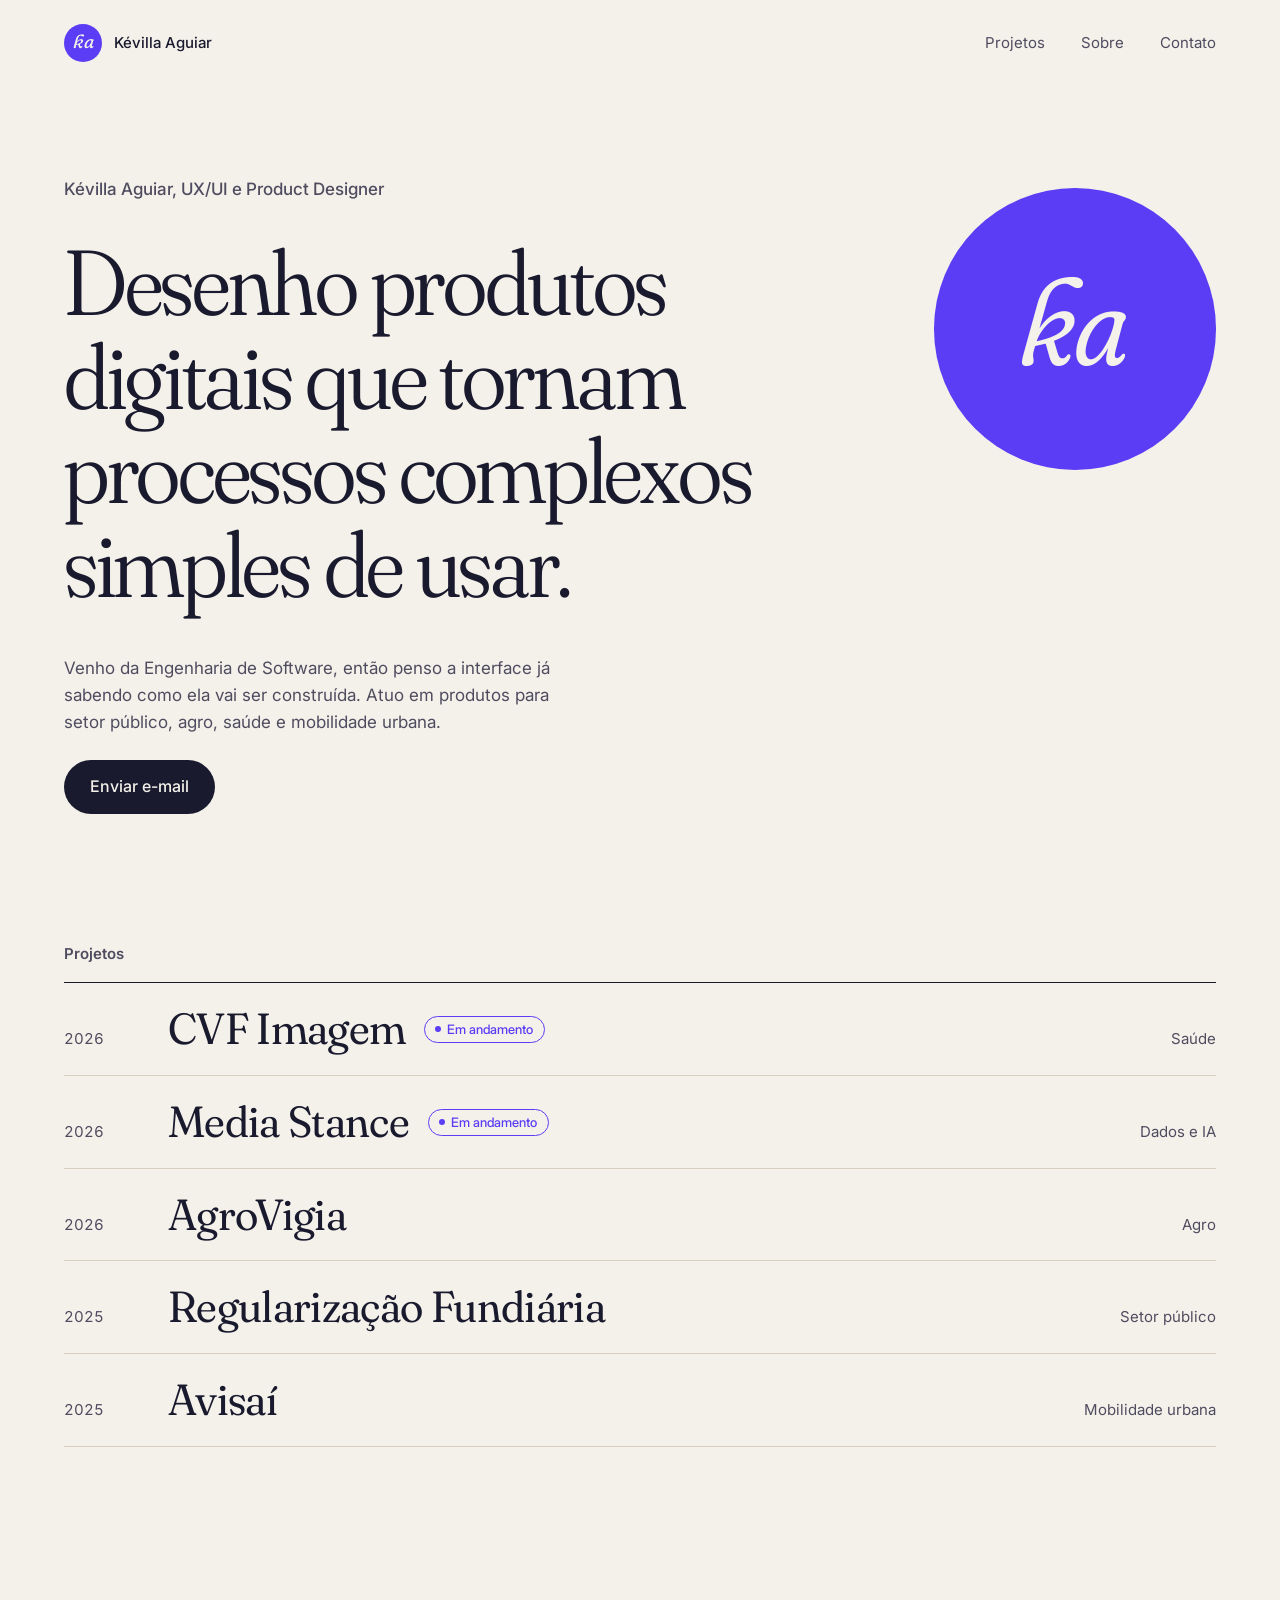
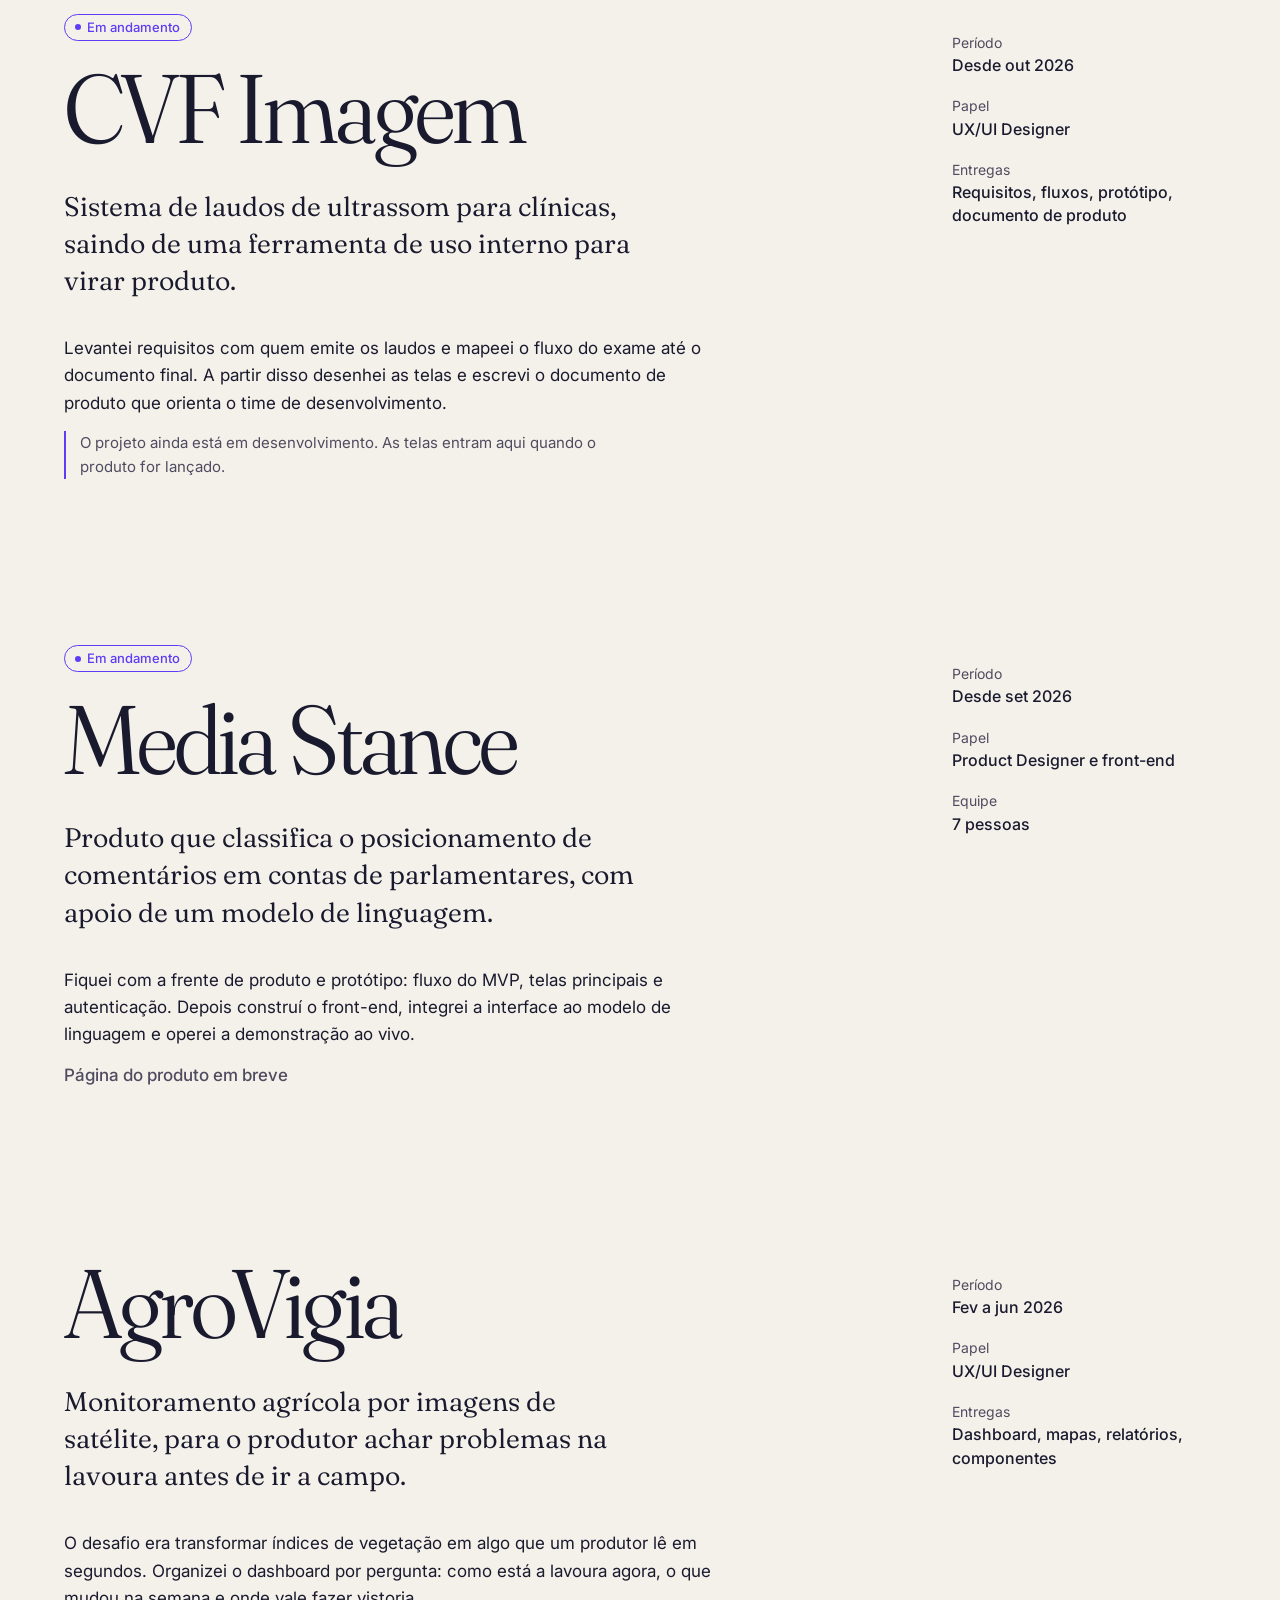
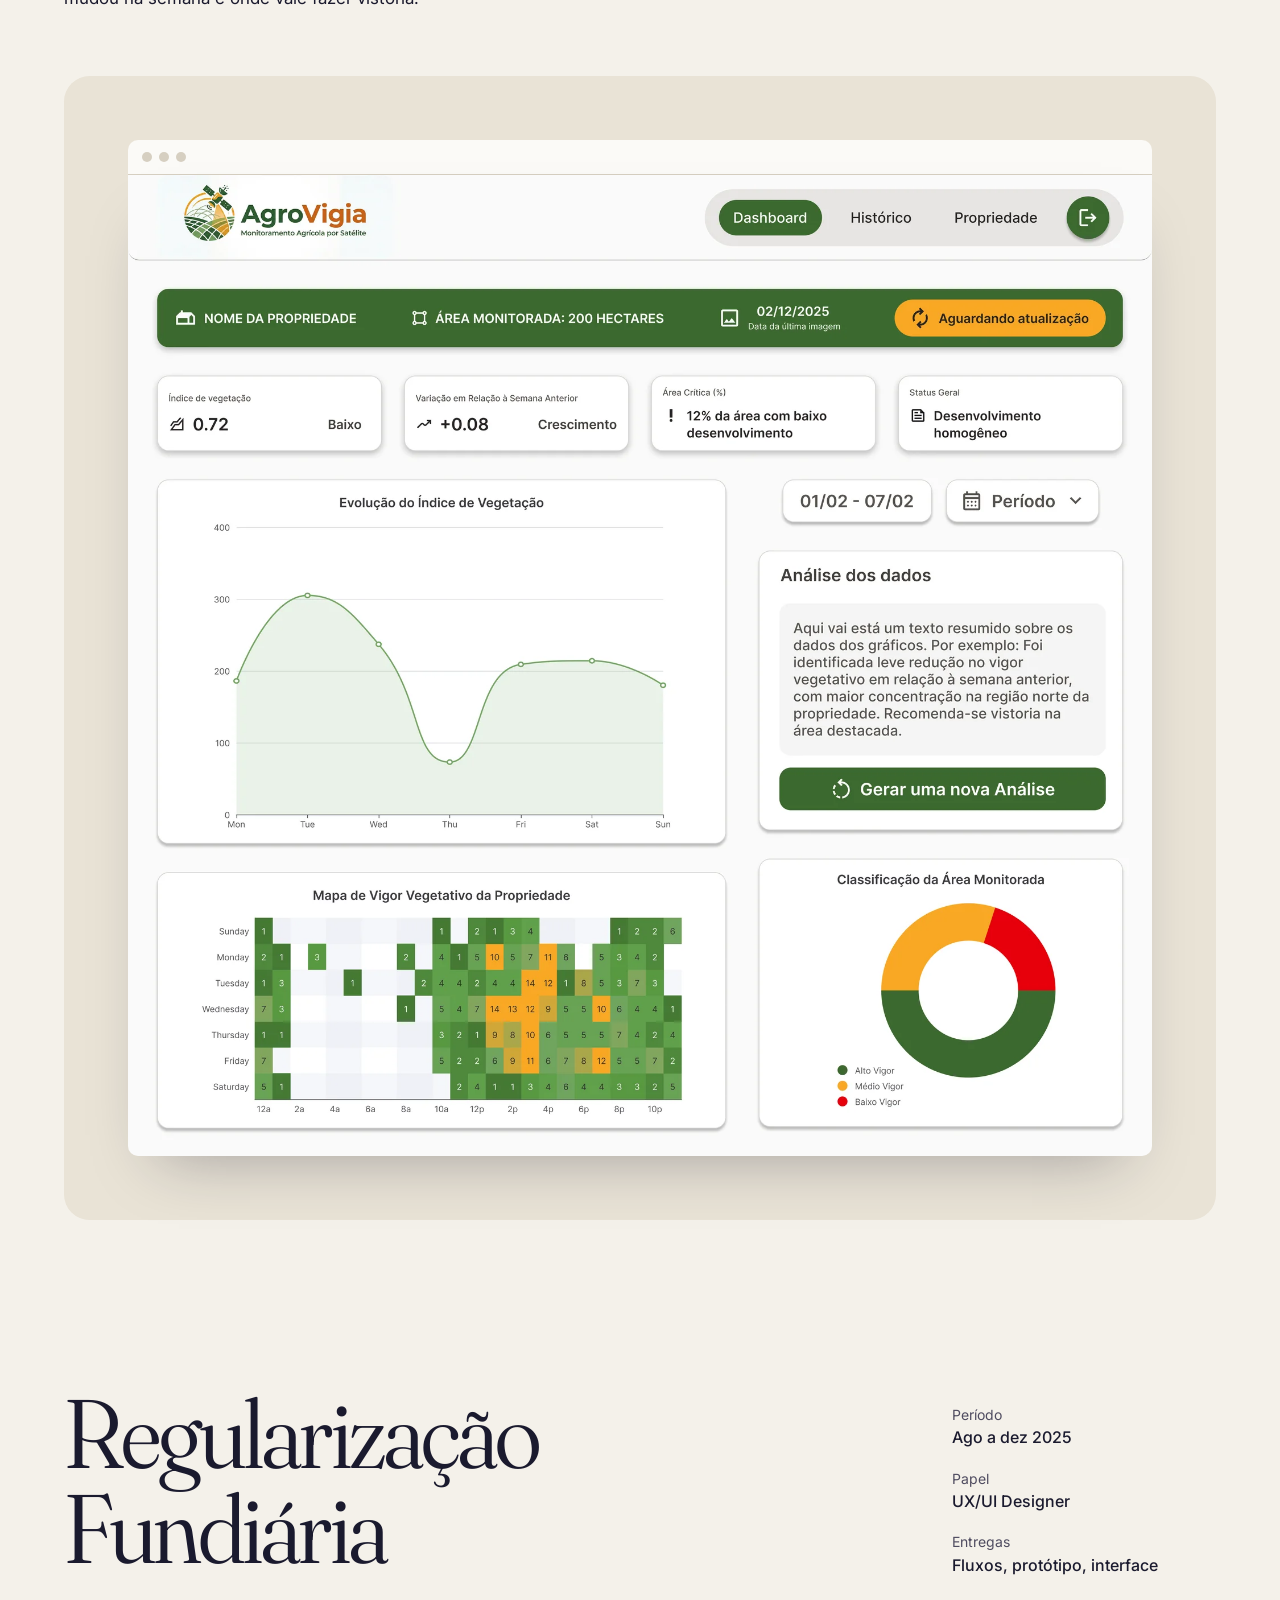
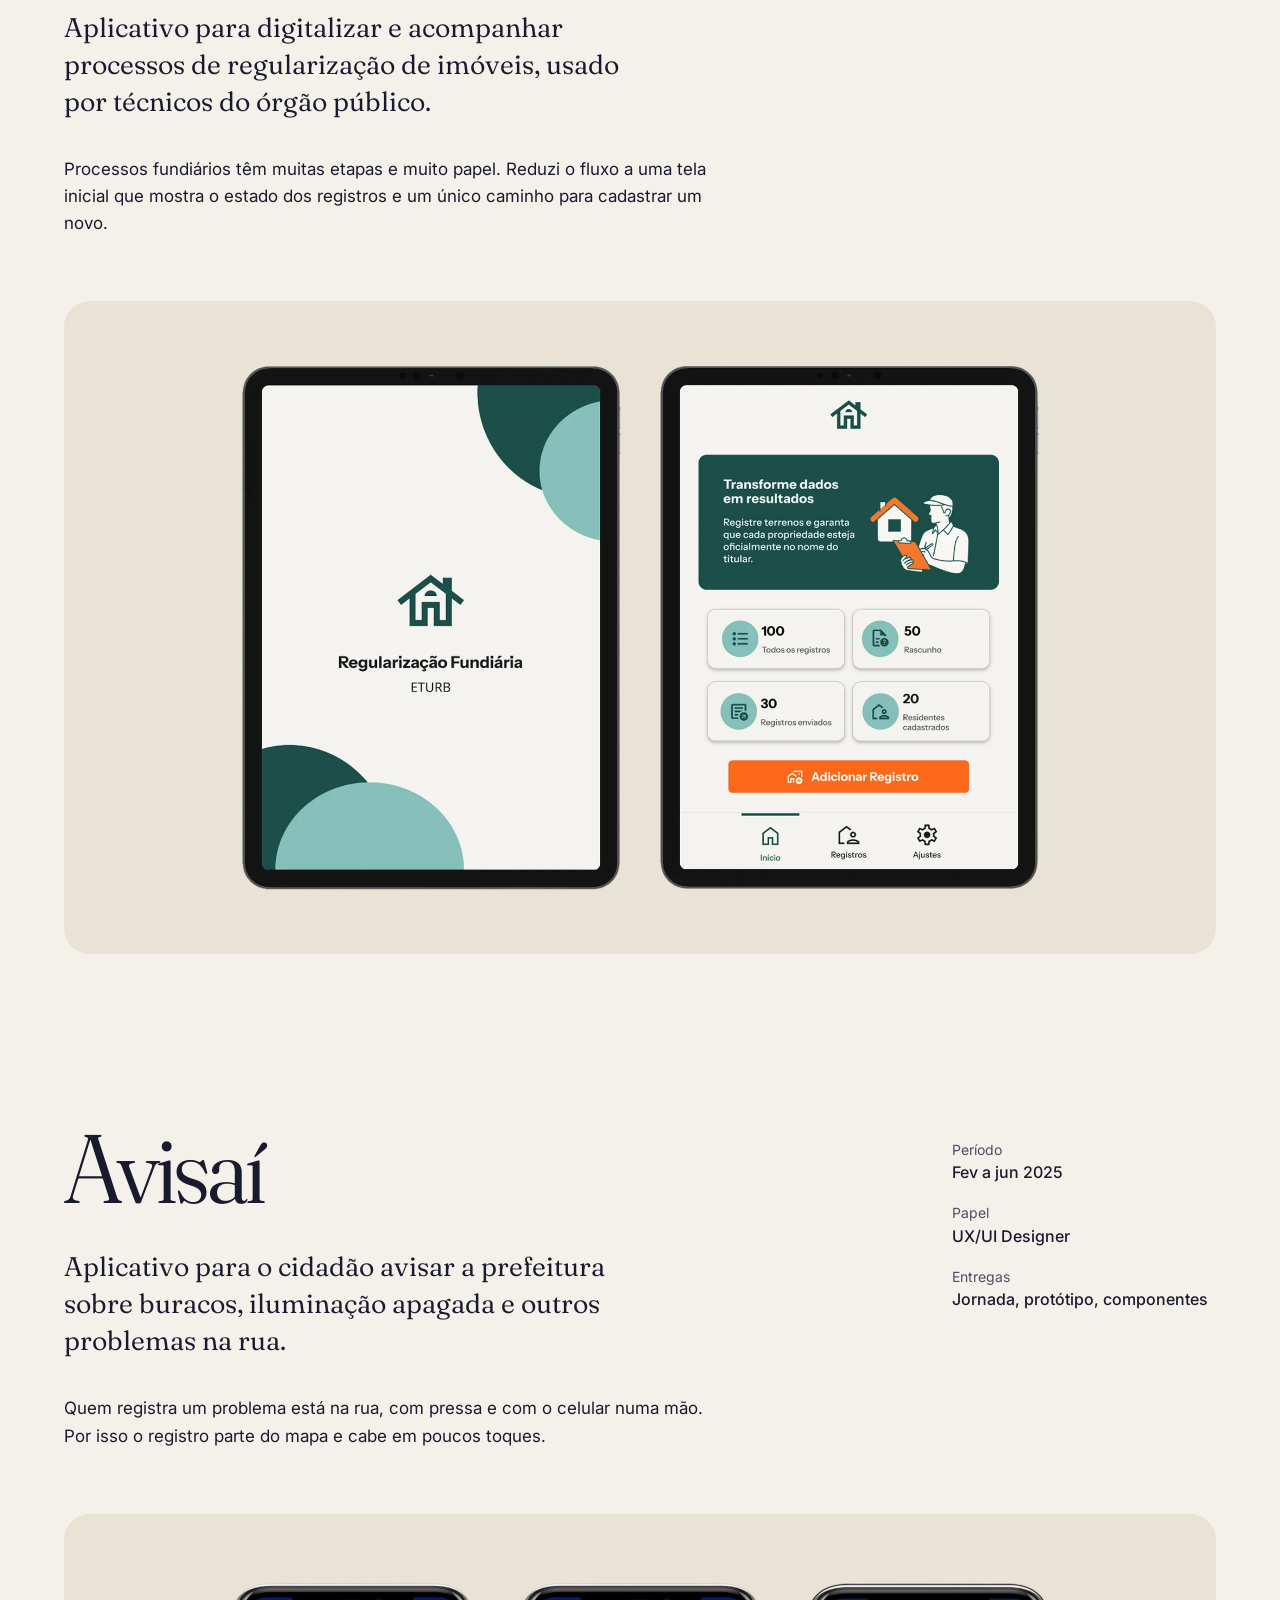
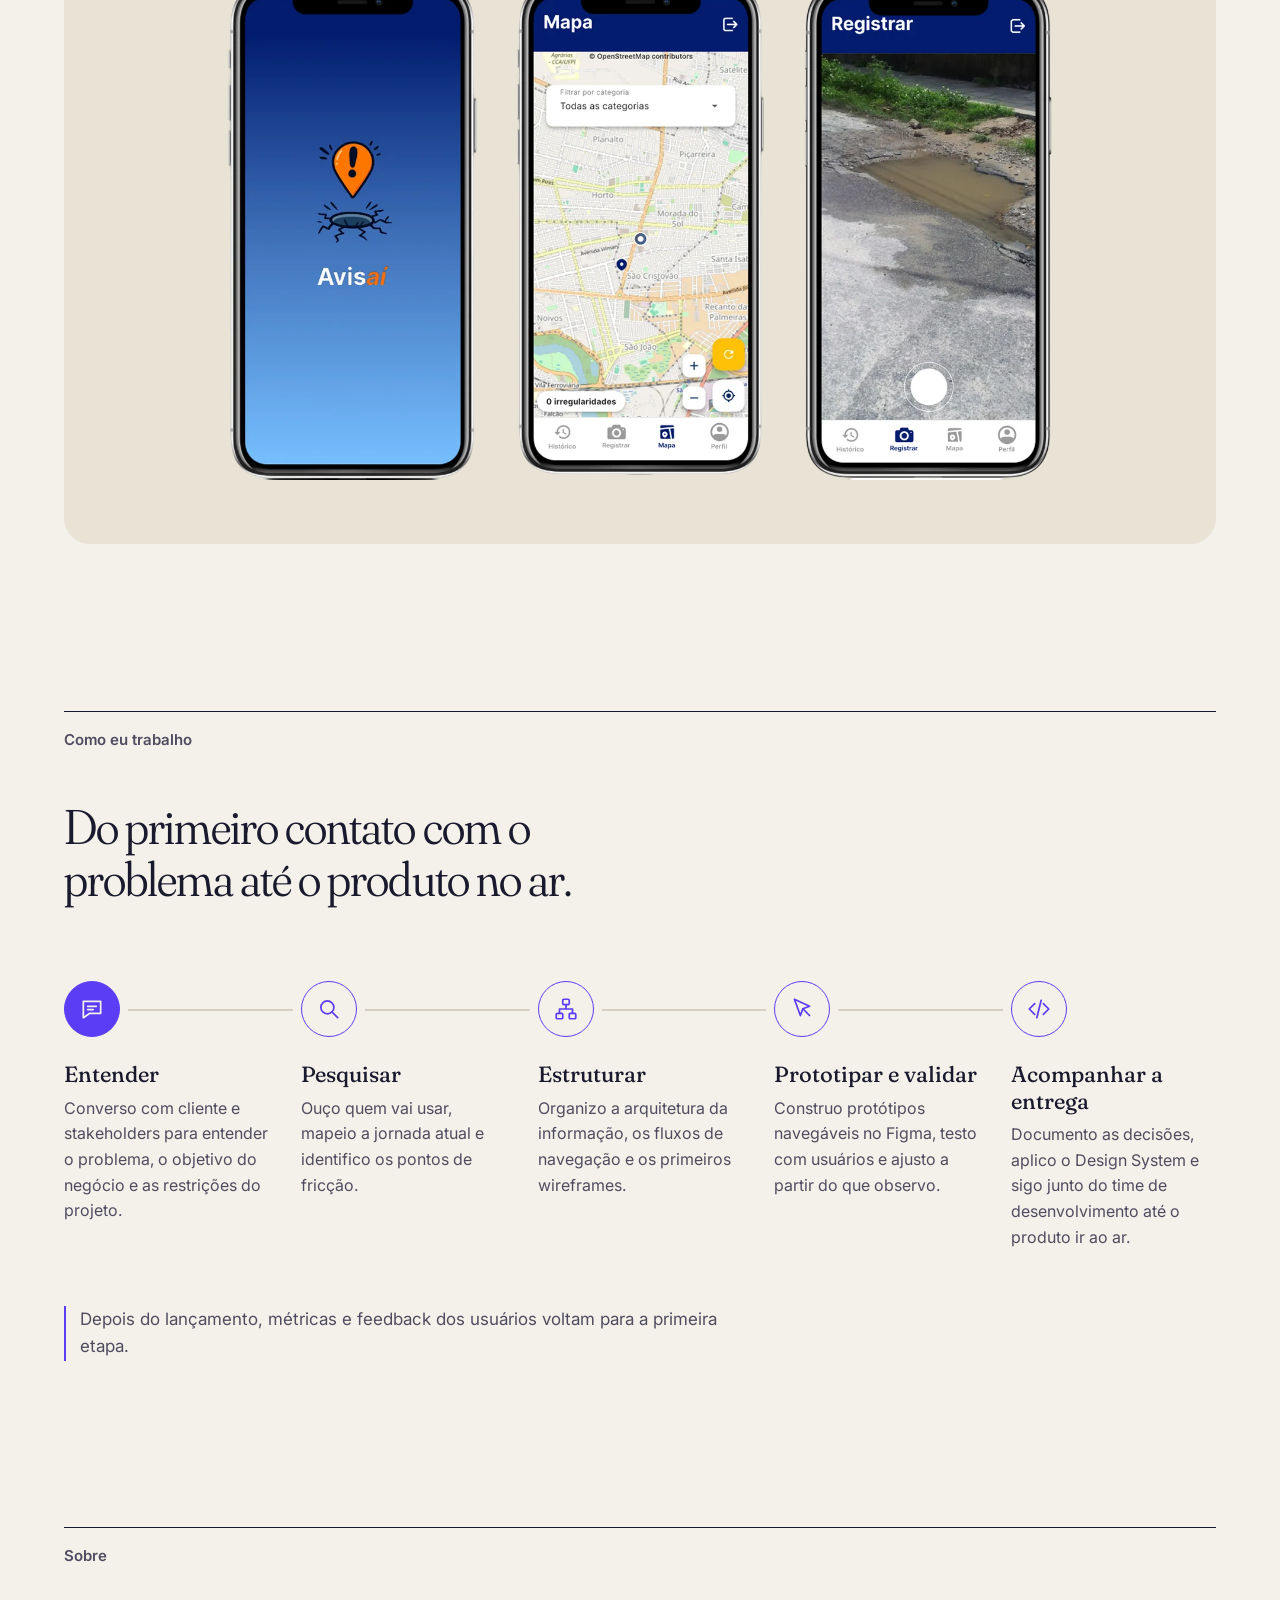
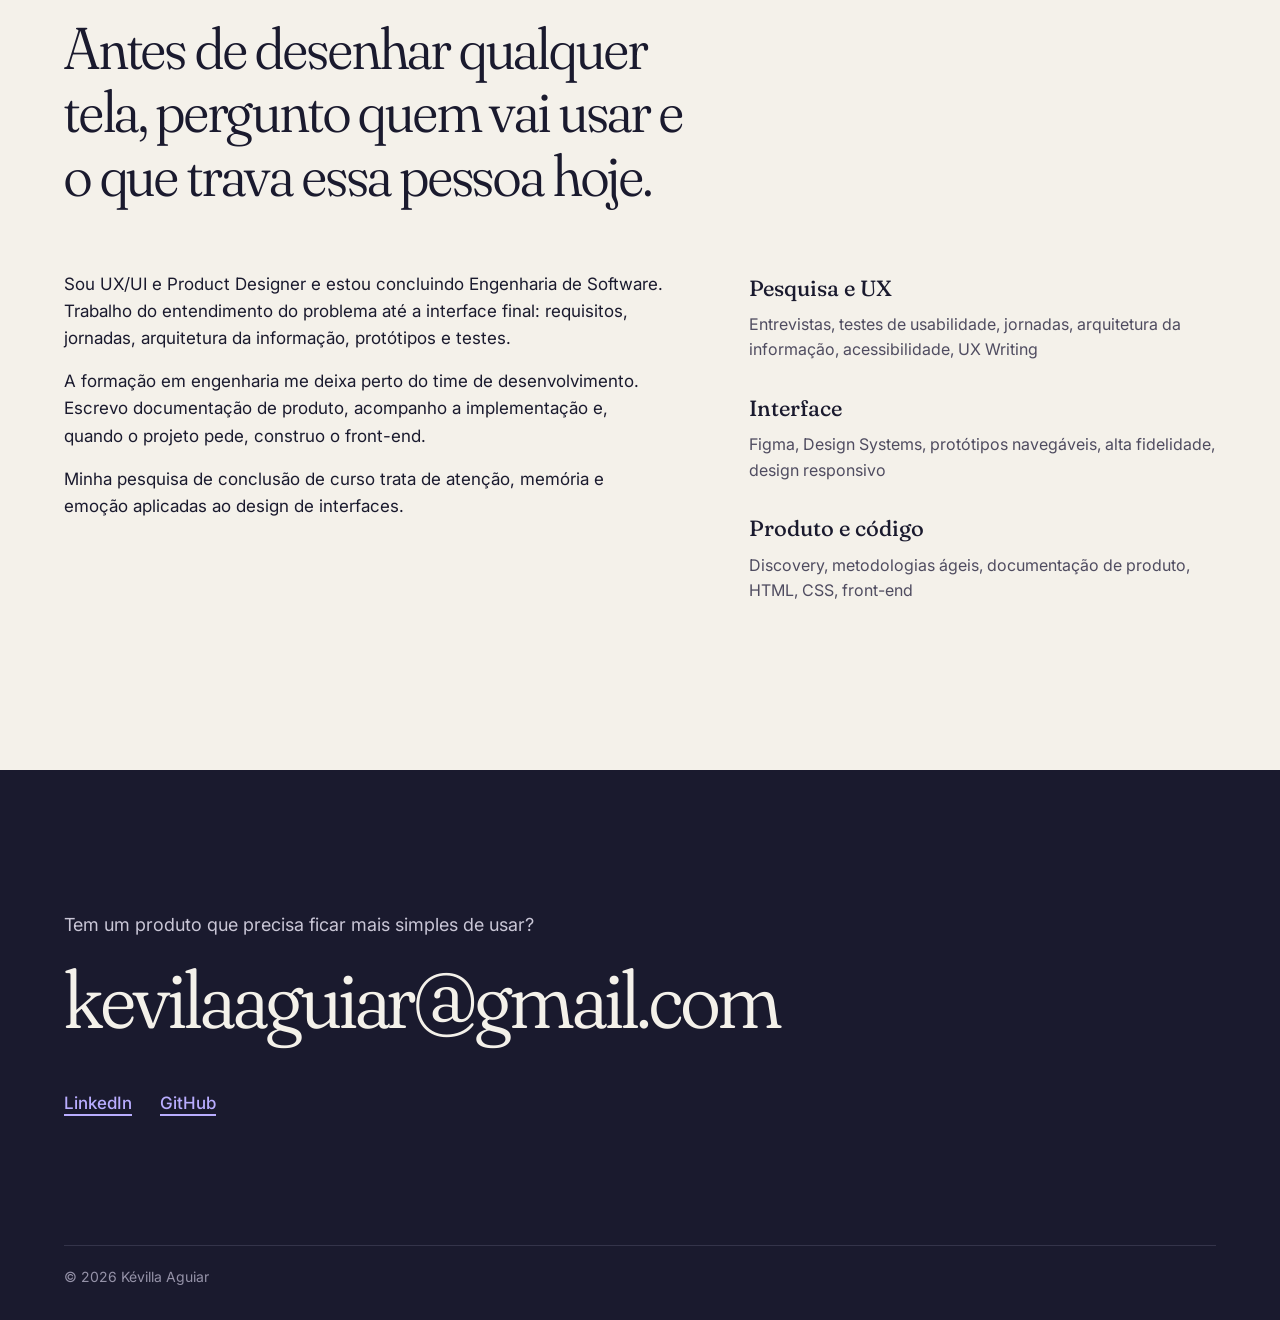
<file: index.html>
<!DOCTYPE html>
<html lang="pt-BR">
<head>
  <meta charset="UTF-8">
  <meta name="viewport" content="width=device-width, initial-scale=1.0">
  <title>Kévilla Aguiar — UX/UI e Product Designer</title>
  <meta name="description" content="Portfólio de Kévilla Aguiar, UX/UI e Product Designer. Produtos digitais para setor público, agro, saúde e mobilidade urbana.">
  <meta name="theme-color" content="#F4F1EA">
  <link rel="icon" href="data:image/svg+xml,%3Csvg xmlns='http://www.w3.org/2000/svg' viewBox='0 0 64 64'%3E%3Ccircle cx='32' cy='32' r='32' fill='%235B3DF5'/%3E%3Ctext x='32' y='43' text-anchor='middle' font-family='Georgia,serif' font-style='italic' font-size='32' fill='%23F4F1EA'%3Eka%3C/text%3E%3C/svg%3E">
  <link rel="preconnect" href="https://fonts.googleapis.com">
  <link rel="preconnect" href="https://fonts.gstatic.com" crossorigin>
  <link href="https://fonts.googleapis.com/css2?family=Fraunces:ital,opsz,wght,SOFT@0,9..144,300..600,0..100;1,9..144,300..600,0..100&family=Inter:wght@400;500;600&display=swap" rel="stylesheet">
  <link rel="stylesheet" href="style.css?v=2026-11-01b">
</head>
<body>
  <a class="skip" href="#projetos">Pular para os projetos</a>

  <header class="site-header">
    <a class="mark" href="#topo" aria-label="Kévilla Aguiar, voltar ao início">
      <span class="mark-seal" aria-hidden="true">ka</span>
      <span class="mark-name">Kévilla Aguiar</span>
    </a>
    <nav aria-label="Principal">
      <ul>
        <li><a href="#projetos">Projetos</a></li>
        <li><a href="#sobre">Sobre</a></li>
        <li><a href="#contato">Contato</a></li>
      </ul>
    </nav>
  </header>

  <main id="topo">
    <!-- HERO -->
    <section class="hero">
      <h1 class="hero-name">Kévilla Aguiar, UX/UI e Product Designer</h1>
      <p class="hero-statement">Desenho produtos digitais que tornam processos complexos simples de usar.</p>
      <div class="hero-foot">
        <p class="hero-meta">Venho da Engenharia de Software, então penso a interface já sabendo como ela vai ser construída. Atuo em produtos para setor público, agro, saúde e mobilidade urbana.</p>
        <a class="button" href="mailto:kevilaaguiar@gmail.com">Enviar e-mail</a>
      </div>
      <div class="hero-seal" aria-hidden="true"><span>ka</span></div>
    </section>

    <!-- ÍNDICE -->
    <section class="index" id="projetos" aria-labelledby="index-title">
      <h2 class="section-title" id="index-title">Projetos</h2>
      <ol class="index-list">
        <li><a href="#cvf-imagem"><span class="i-year">2026</span><span class="i-name">CVF Imagem <span class="status">Em andamento</span></span><span class="i-sector">Saúde</span></a></li>
        <li><a href="#media-stance"><span class="i-year">2026</span><span class="i-name">Media Stance <span class="status">Em andamento</span></span><span class="i-sector">Dados e IA</span></a></li>
        <li><a href="#agrovigia"><span class="i-year">2026</span><span class="i-name">AgroVigia</span><span class="i-sector">Agro</span></a></li>
        <li><a href="#regularizacao"><span class="i-year">2025</span><span class="i-name">Regularização Fundiária</span><span class="i-sector">Setor público</span></a></li>
        <li><a href="#avisai"><span class="i-year">2025</span><span class="i-name">Avisaí</span><span class="i-sector">Mobilidade urbana</span></a></li>
      </ol>
    </section>

    <!-- CVF IMAGEM -->
    <article class="case" id="cvf-imagem" aria-labelledby="cvf-title">
      <div class="case-head">
        <p class="status status--case">Em andamento</p>
        <h2 class="case-title" id="cvf-title">CVF Imagem</h2>
        <p class="case-lede">Sistema de laudos de ultrassom para clínicas, saindo de uma ferramenta de uso interno para virar produto.</p>
      </div>
      <dl class="case-facts">
        <div><dt>Período</dt><dd>Desde out 2026</dd></div>
        <div><dt>Papel</dt><dd>UX/UI Designer</dd></div>
        <div><dt>Entregas</dt><dd>Requisitos, fluxos, protótipo, documento de produto</dd></div>
      </dl>
      <div class="case-body">
        <p>Levantei requisitos com quem emite os laudos e mapeei o fluxo do exame até o documento final. A partir disso desenhei as telas e escrevi o documento de produto que orienta o time de desenvolvimento.</p>
        <p class="case-note">O projeto ainda está em desenvolvimento. As telas entram aqui quando o produto for lançado.</p>
      </div>
    </article>

    <!-- MEDIA STANCE -->
    <article class="case" id="media-stance" aria-labelledby="ms-title">
      <div class="case-head">
        <p class="status status--case">Em andamento</p>
        <h2 class="case-title" id="ms-title">Media Stance</h2>
        <p class="case-lede">Produto que classifica o posicionamento de comentários em contas de parlamentares, com apoio de um modelo de linguagem.</p>
      </div>
      <dl class="case-facts">
        <div><dt>Período</dt><dd>Desde set 2026</dd></div>
        <div><dt>Papel</dt><dd>Product Designer e front-end</dd></div>
        <div><dt>Equipe</dt><dd>7 pessoas</dd></div>
      </dl>
      <div class="case-body">
        <p>Fiquei com a frente de produto e protótipo: fluxo do MVP, telas principais e autenticação. Depois construí o front-end, integrei a interface ao modelo de linguagem e operei a demonstração ao vivo.</p>
        <p class="link link--soon">Página do produto em breve</p>
      </div>
    </article>

    <!-- AGROVIGIA -->
    <article class="case" id="agrovigia" aria-labelledby="agro-title">
      <div class="case-head">
        <h2 class="case-title" id="agro-title">AgroVigia</h2>
        <p class="case-lede">Monitoramento agrícola por imagens de satélite, para o produtor achar problemas na lavoura antes de ir a campo.</p>
      </div>
      <dl class="case-facts">
        <div><dt>Período</dt><dd>Fev a jun 2026</dd></div>
        <div><dt>Papel</dt><dd>UX/UI Designer</dd></div>
        <div><dt>Entregas</dt><dd>Dashboard, mapas, relatórios, componentes</dd></div>
      </dl>
      <div class="case-body">
        <p>O desafio era transformar índices de vegetação em algo que um produtor lê em segundos. Organizei o dashboard por pergunta: como está a lavoura agora, o que mudou na semana e onde vale fazer vistoria.</p>
      </div>
      <figure class="case-media case-media--wide">
        <div class="browser" aria-hidden="true"><i></i><i></i><i></i></div>
        <img src="./assets/dashboard.webp" width="1800" height="1724" loading="lazy" alt="Dashboard do AgroVigia com evolução do índice de vegetação, mapa de vigor da propriedade e classificação da área monitorada">
      </figure>
    </article>

    <!-- REGULARIZAÇÃO -->
    <article class="case" id="regularizacao" aria-labelledby="rf-title">
      <div class="case-head">
        <h2 class="case-title" id="rf-title">Regularização Fundiária</h2>
        <p class="case-lede">Aplicativo para digitalizar e acompanhar processos de regularização de imóveis, usado por técnicos do órgão público.</p>
      </div>
      <dl class="case-facts">
        <div><dt>Período</dt><dd>Ago a dez 2025</dd></div>
        <div><dt>Papel</dt><dd>UX/UI Designer</dd></div>
        <div><dt>Entregas</dt><dd>Fluxos, protótipo, interface</dd></div>
      </dl>
      <div class="case-body">
        <p>Processos fundiários têm muitas etapas e muito papel. Reduzi o fluxo a uma tela inicial que mostra o estado dos registros e um único caminho para cadastrar um novo.</p>
      </div>
      <figure class="case-media case-media--pair">
        <img src="./assets/rf_1.webp" width="700" height="967" loading="lazy" alt="Tela de abertura do aplicativo Regularização Fundiária em um tablet">
        <img src="./assets/rf_2.webp" width="700" height="966" loading="lazy" alt="Tela inicial com contadores de registros e o botão Adicionar Registro">
      </figure>
    </article>

    <!-- AVISAÍ -->
    <article class="case" id="avisai" aria-labelledby="av-title">
      <div class="case-head">
        <h2 class="case-title" id="av-title">Avisaí</h2>
        <p class="case-lede">Aplicativo para o cidadão avisar a prefeitura sobre buracos, iluminação apagada e outros problemas na rua.</p>
      </div>
      <dl class="case-facts">
        <div><dt>Período</dt><dd>Fev a jun 2025</dd></div>
        <div><dt>Papel</dt><dd>UX/UI Designer</dd></div>
        <div><dt>Entregas</dt><dd>Jornada, protótipo, componentes</dd></div>
      </dl>
      <div class="case-body">
        <p>Quem registra um problema está na rua, com pressa e com o celular numa mão. Por isso o registro parte do mapa e cabe em poucos toques.</p>
      </div>
      <figure class="case-media case-media--trio">
        <img src="./assets/avisai_1.webp" width="420" height="844" loading="lazy" alt="Tela de abertura do Avisaí">
        <img src="./assets/avisai_2.webp" width="422" height="848" loading="lazy" alt="Mapa do Avisaí com filtro por categoria e registros próximos">
        <img src="./assets/avisai_3.webp" width="422" height="844" loading="lazy" alt="Tela de registro de um problema no Avisaí">
      </figure>
    </article>

    <!-- COMO EU TRABALHO -->
    <section class="process" id="processo" aria-labelledby="process-title">
      <h2 class="section-title" id="process-title">Como eu trabalho</h2>
      <p class="process-lead">Do primeiro contato com o problema até o produto no ar.</p>
      <ol class="process-steps">
        <li>
          <span class="step-icon"><svg viewBox="0 0 24 24" aria-hidden="true"><path d="M4 5h16v11H10l-6 4z"/><path d="M8 9.5h8M8 12.5h5"/></svg></span>
          <h3>Entender</h3>
          <p>Converso com cliente e stakeholders para entender o problema, o objetivo do negócio e as restrições do projeto.</p>
        </li>
        <li>
          <span class="step-icon"><svg viewBox="0 0 24 24" aria-hidden="true"><circle cx="10.5" cy="10.5" r="6"/><path d="M15 15l5 5"/></svg></span>
          <h3>Pesquisar</h3>
          <p>Ouço quem vai usar, mapeio a jornada atual e identifico os pontos de fricção.</p>
        </li>
        <li>
          <span class="step-icon"><svg viewBox="0 0 24 24" aria-hidden="true"><rect x="9" y="3" width="6" height="5" rx="1"/><rect x="3" y="16" width="6" height="5" rx="1"/><rect x="15" y="16" width="6" height="5" rx="1"/><path d="M12 8v4M6 16v-4h12v4"/></svg></span>
          <h3>Estruturar</h3>
          <p>Organizo a arquitetura da informação, os fluxos de navegação e os primeiros wireframes.</p>
        </li>
        <li>
          <span class="step-icon"><svg viewBox="0 0 24 24" aria-hidden="true"><path d="M5 3l14 6.5-6.2 2.3L10.5 18z"/><path d="M13 12l6 6"/></svg></span>
          <h3>Prototipar e validar</h3>
          <p>Construo protótipos navegáveis no Figma, testo com usuários e ajusto a partir do que observo.</p>
        </li>
        <li>
          <span class="step-icon"><svg viewBox="0 0 24 24" aria-hidden="true"><path d="M8 7l-5 5 5 5M16 7l5 5-5 5M14 4l-4 16"/></svg></span>
          <h3>Acompanhar a entrega</h3>
          <p>Documento as decisões, aplico o Design System e sigo junto do time de desenvolvimento até o produto ir ao ar.</p>
        </li>
      </ol>
      <p class="process-loop">Depois do lançamento, métricas e feedback dos usuários voltam para a primeira etapa.</p>
    </section>

    <!-- SOBRE -->
    <section class="about" id="sobre" aria-labelledby="about-title">
      <h2 class="section-title" id="about-title">Sobre</h2>
      <p class="about-lead">Antes de desenhar qualquer tela, pergunto quem vai usar e o que trava essa pessoa hoje.</p>
      <div class="about-cols">
        <div class="about-text">
          <p>Sou UX/UI e Product Designer e estou concluindo Engenharia de Software. Trabalho do entendimento do problema até a interface final: requisitos, jornadas, arquitetura da informação, protótipos e testes.</p>
          <p>A formação em engenharia me deixa perto do time de desenvolvimento. Escrevo documentação de produto, acompanho a implementação e, quando o projeto pede, construo o front-end.</p>
          <p>Minha pesquisa de conclusão de curso trata de atenção, memória e emoção aplicadas ao design de interfaces.</p>
        </div>
        <div class="skills">
          <div>
            <h3>Pesquisa e UX</h3>
            <p>Entrevistas, testes de usabilidade, jornadas, arquitetura da informação, acessibilidade, UX Writing</p>
          </div>
          <div>
            <h3>Interface</h3>
            <p>Figma, Design Systems, protótipos navegáveis, alta fidelidade, design responsivo</p>
          </div>
          <div>
            <h3>Produto e código</h3>
            <p>Discovery, metodologias ágeis, documentação de produto, HTML, CSS, front-end</p>
          </div>
        </div>
      </div>
    </section>
  </main>

  <!-- CONTATO -->
  <footer class="contact" id="contato">
    <p class="contact-lead">Tem um produto que precisa ficar mais simples de usar?</p>
    <a class="contact-mail" href="mailto:kevilaaguiar@gmail.com">kevilaaguiar@gmail.com</a>
    <ul class="contact-links">
      <li><a href="https://linkedin.com/in/kevilla-aguiar" target="_blank" rel="noopener">LinkedIn</a></li>
      <li><a href="https://github.com/KevillaAguiar" target="_blank" rel="noopener">GitHub</a></li>
    </ul>
    <p class="copy">© 2026 Kévilla Aguiar</p>
  </footer>
</body>
</html>
</file>
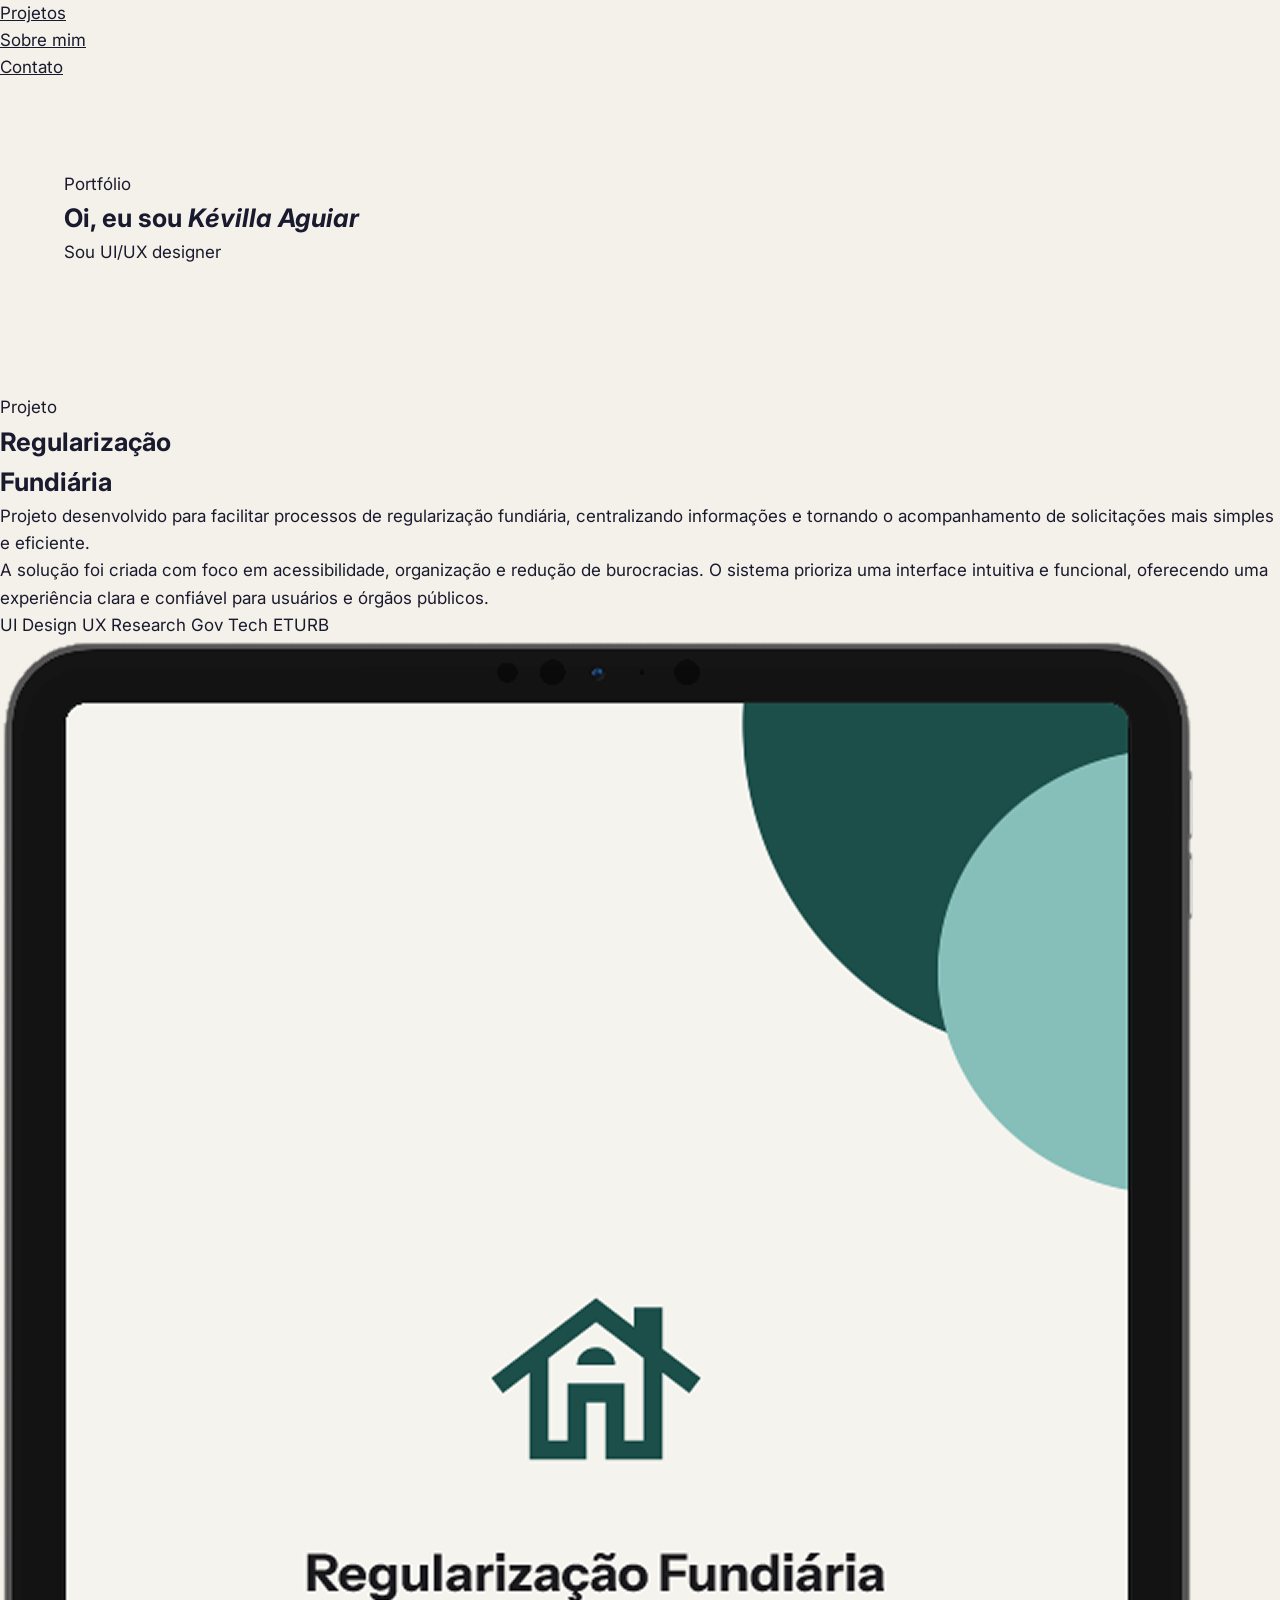
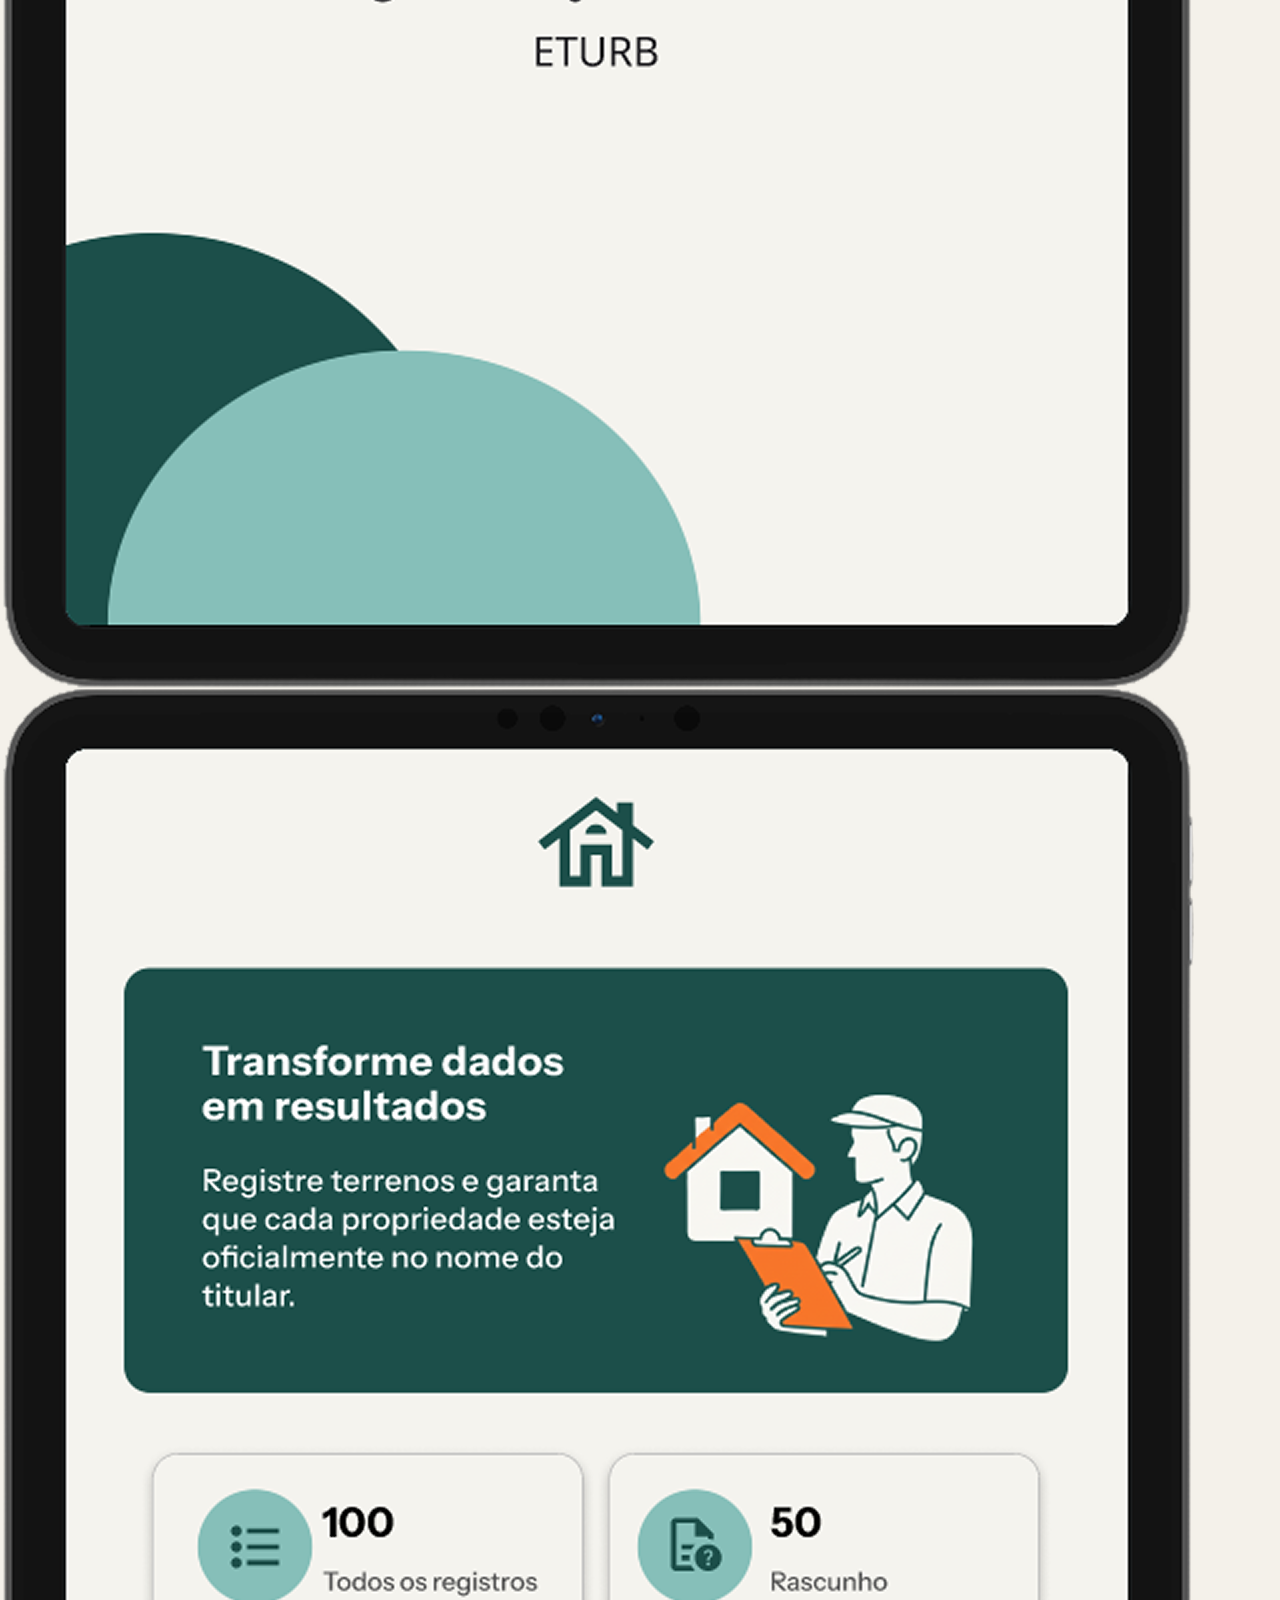
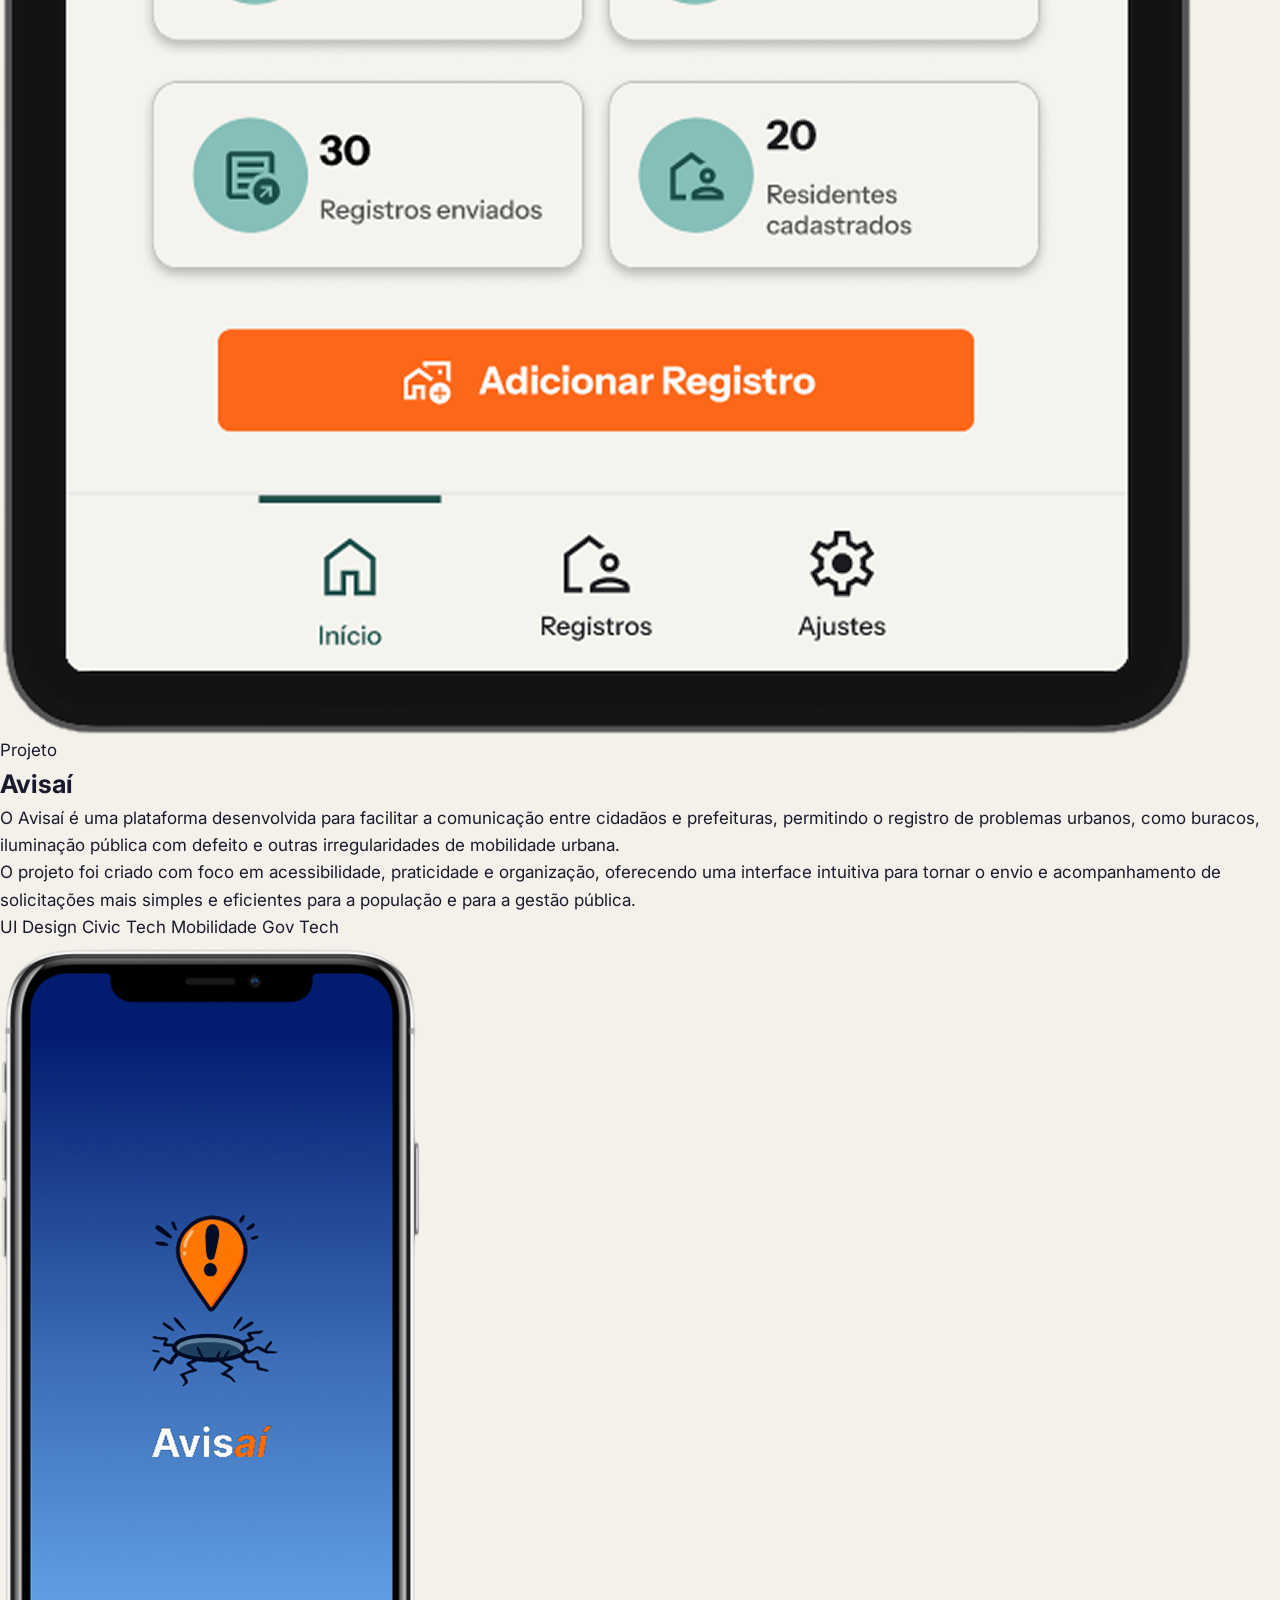
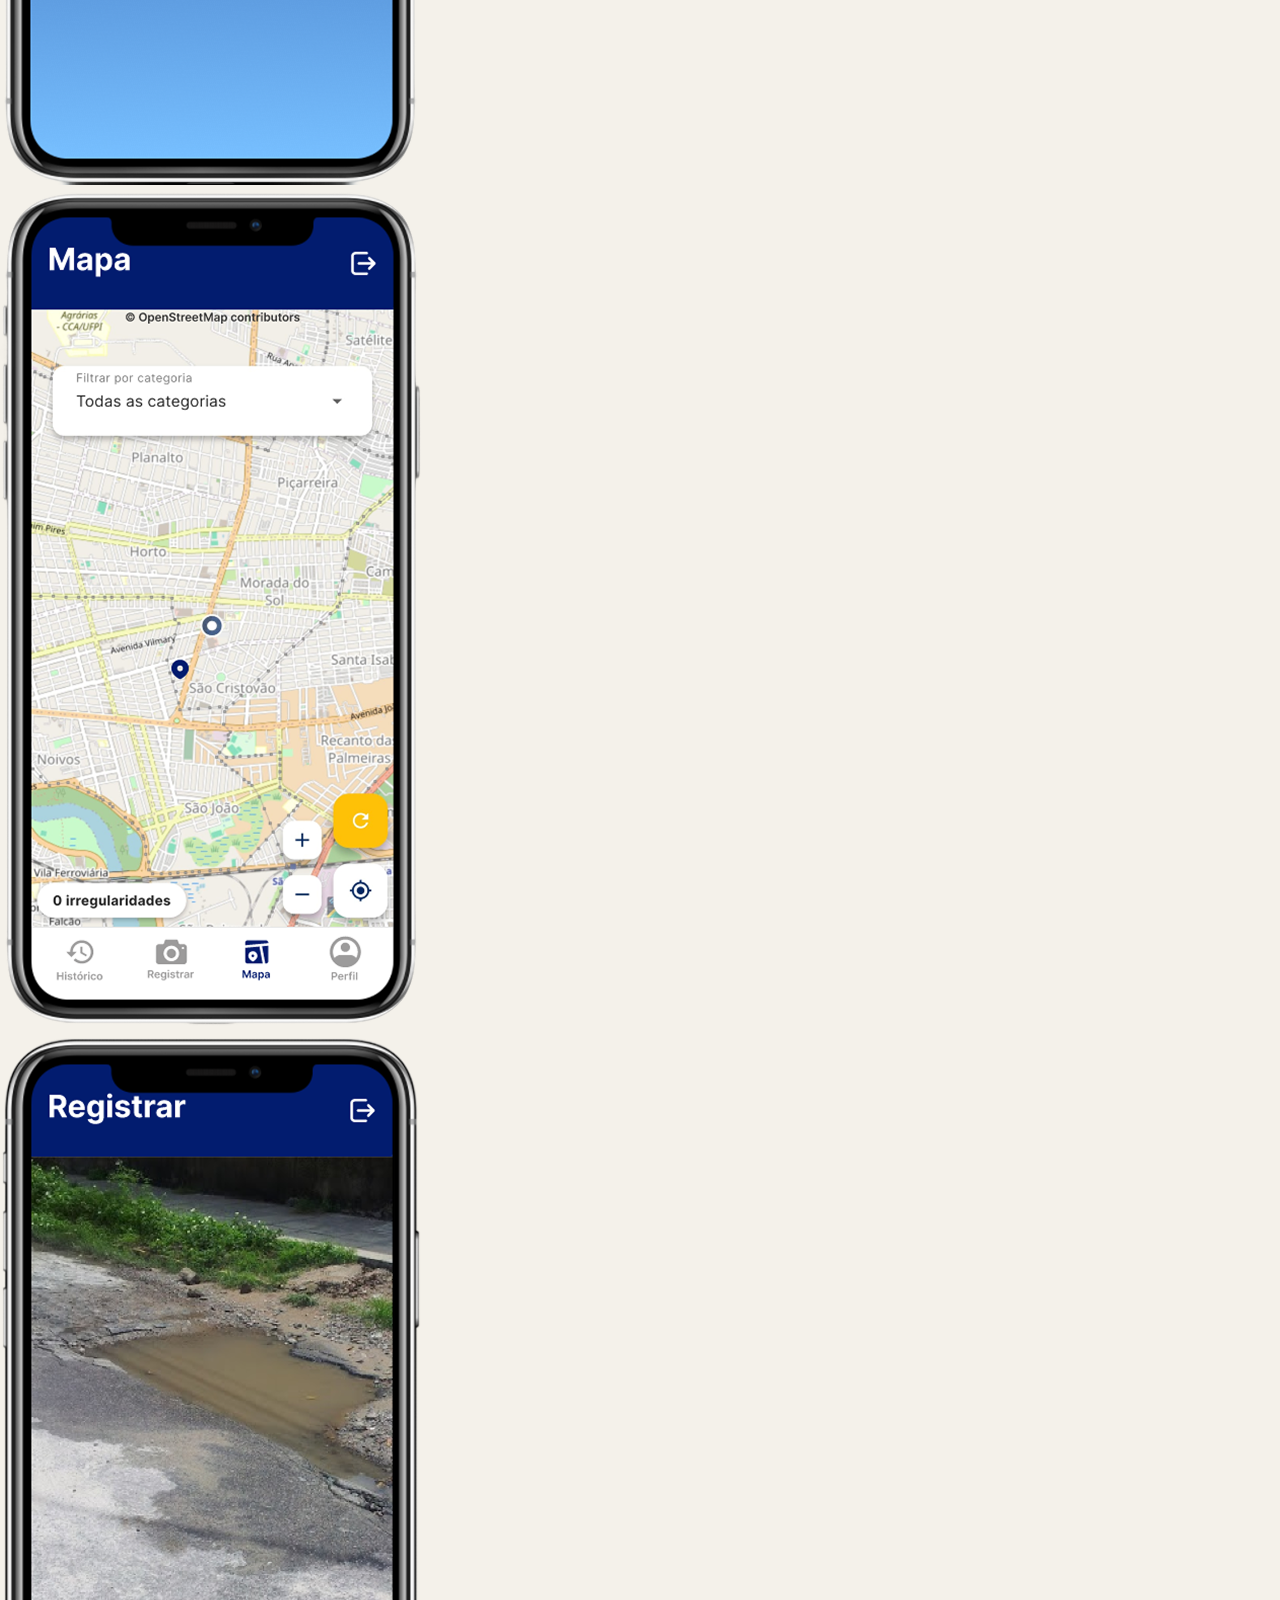
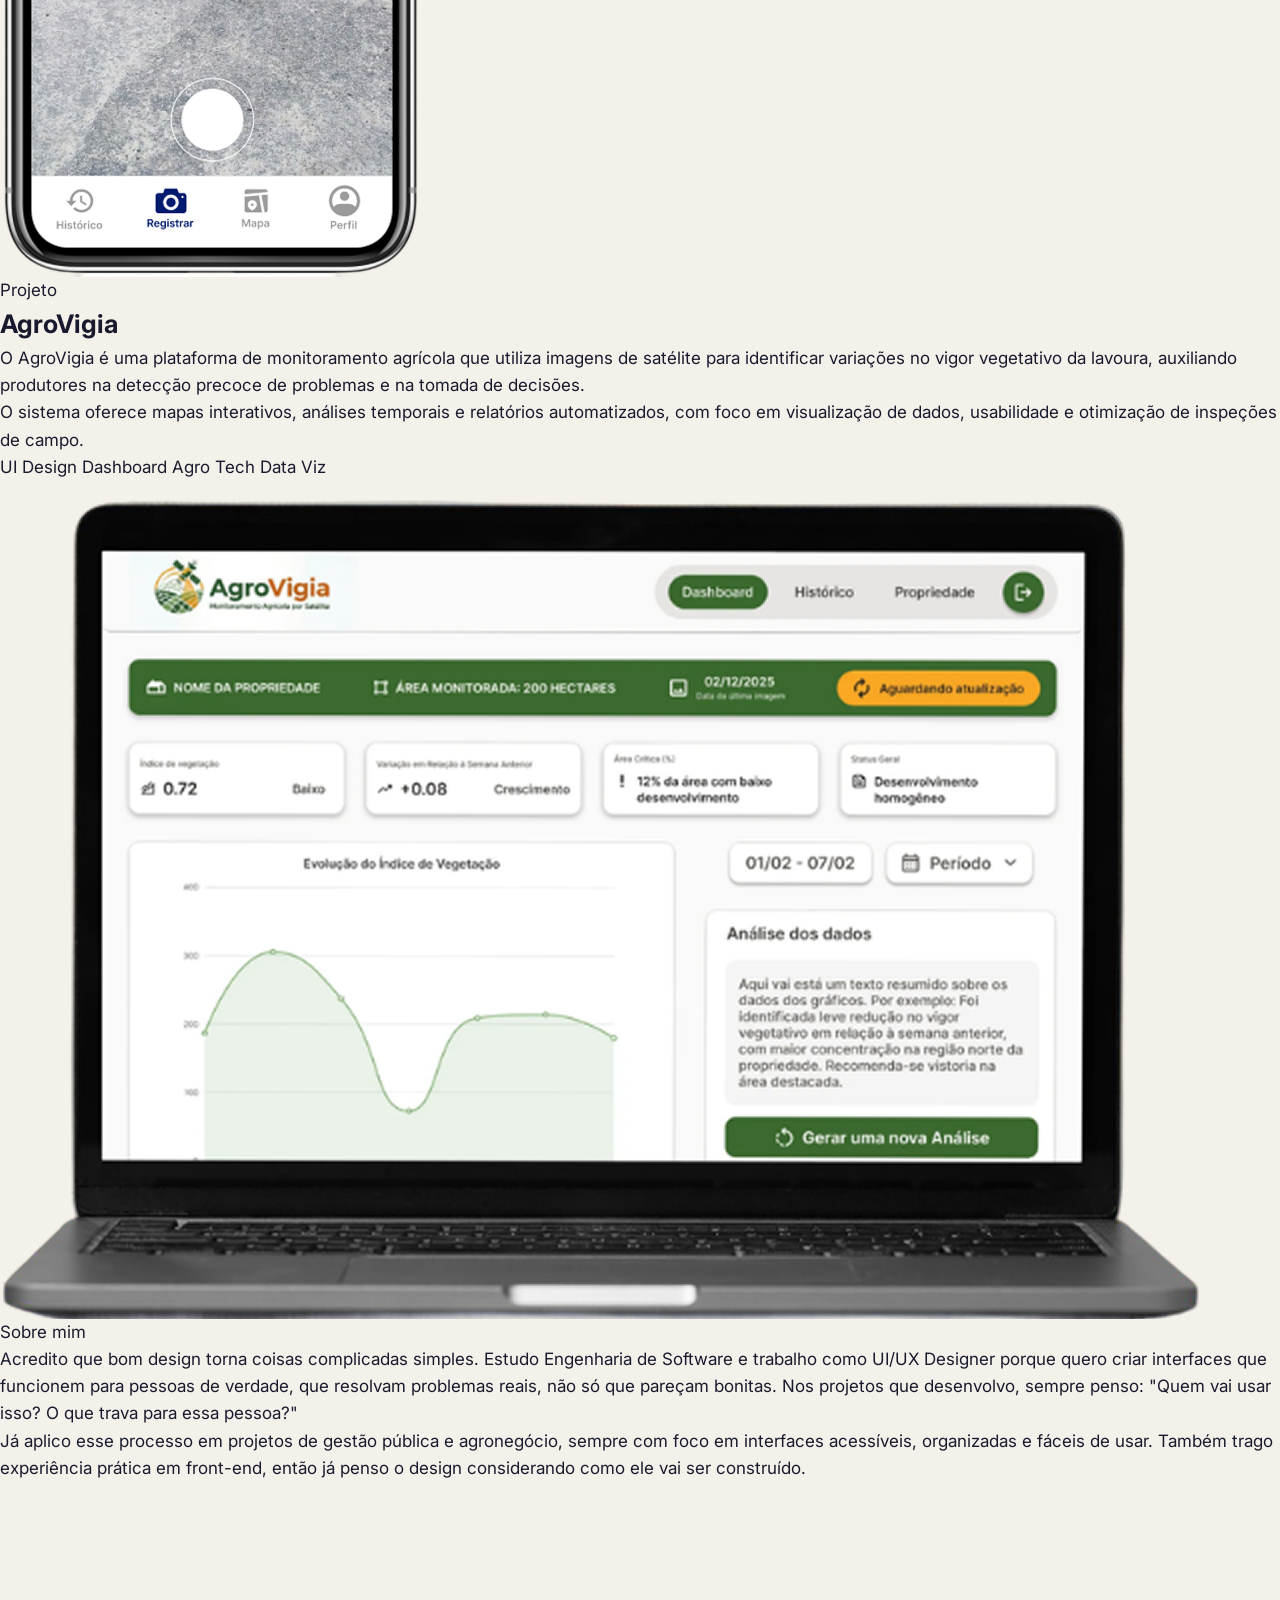
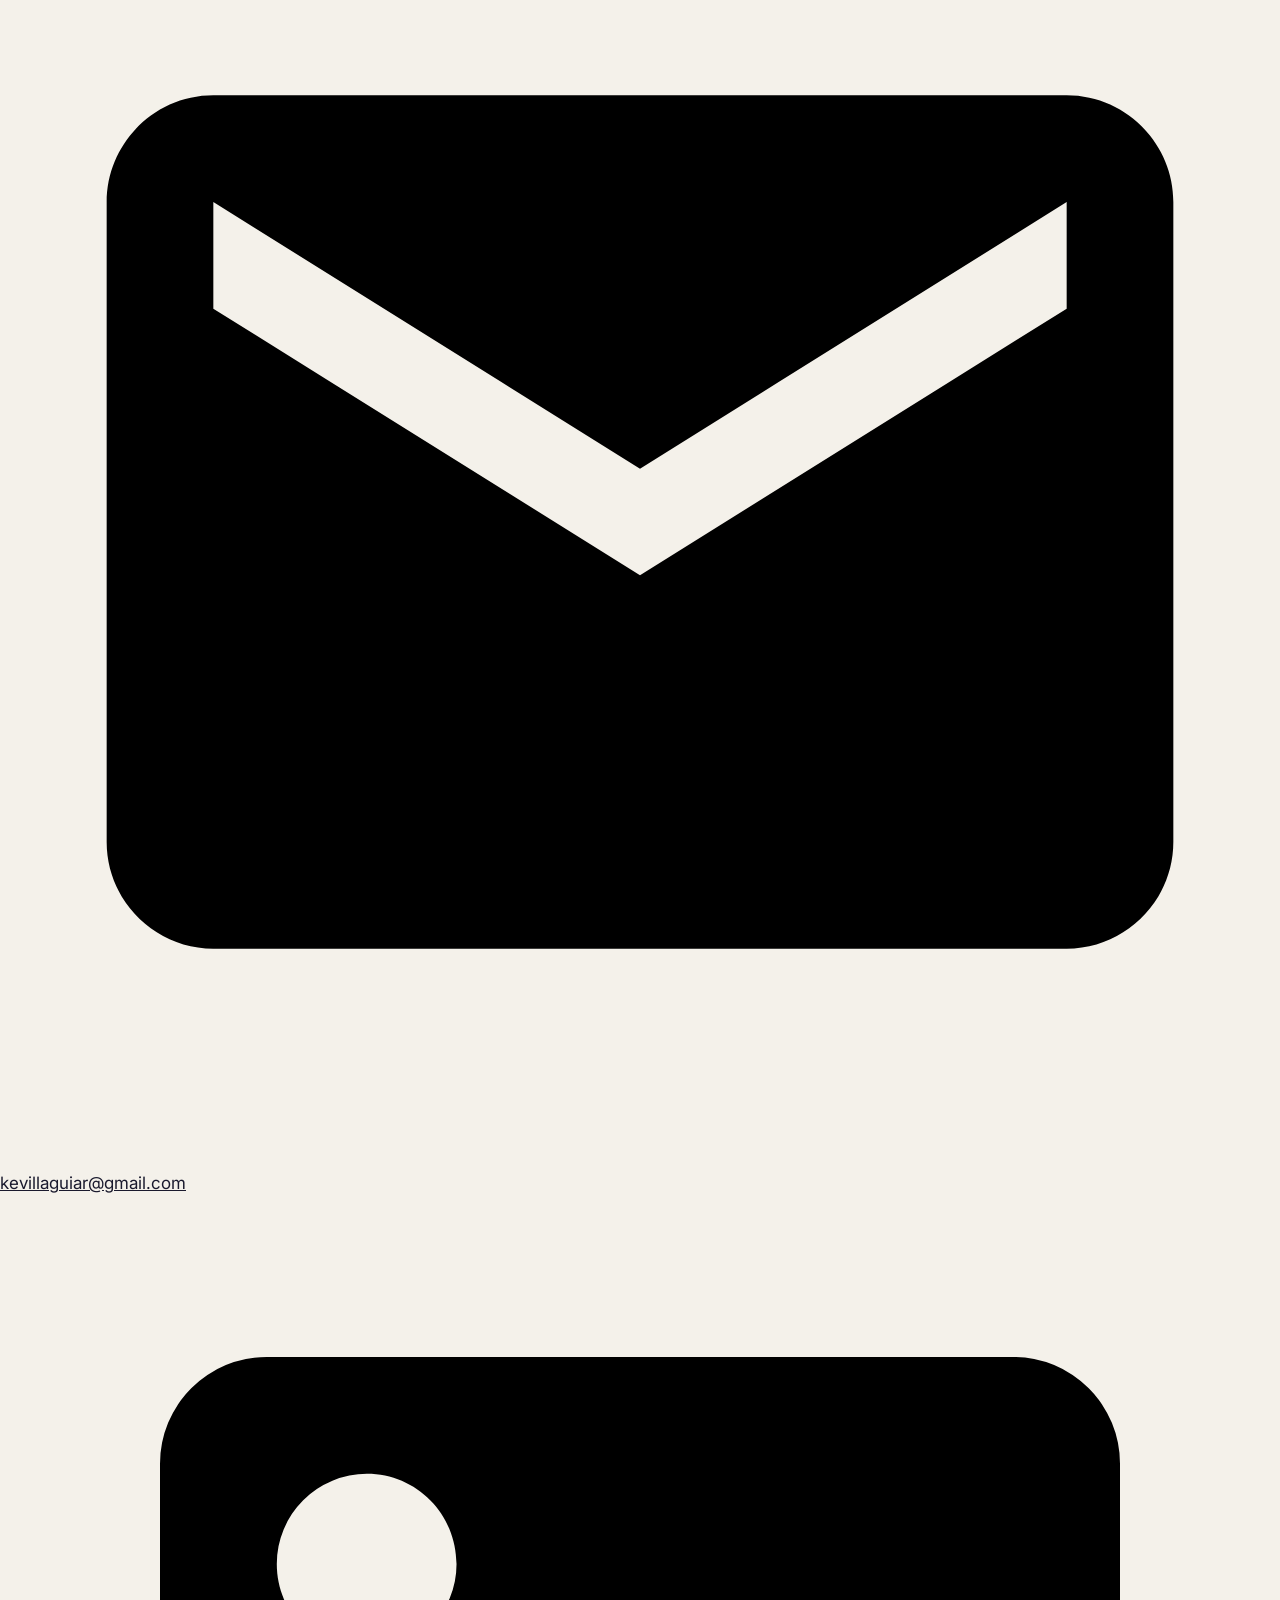
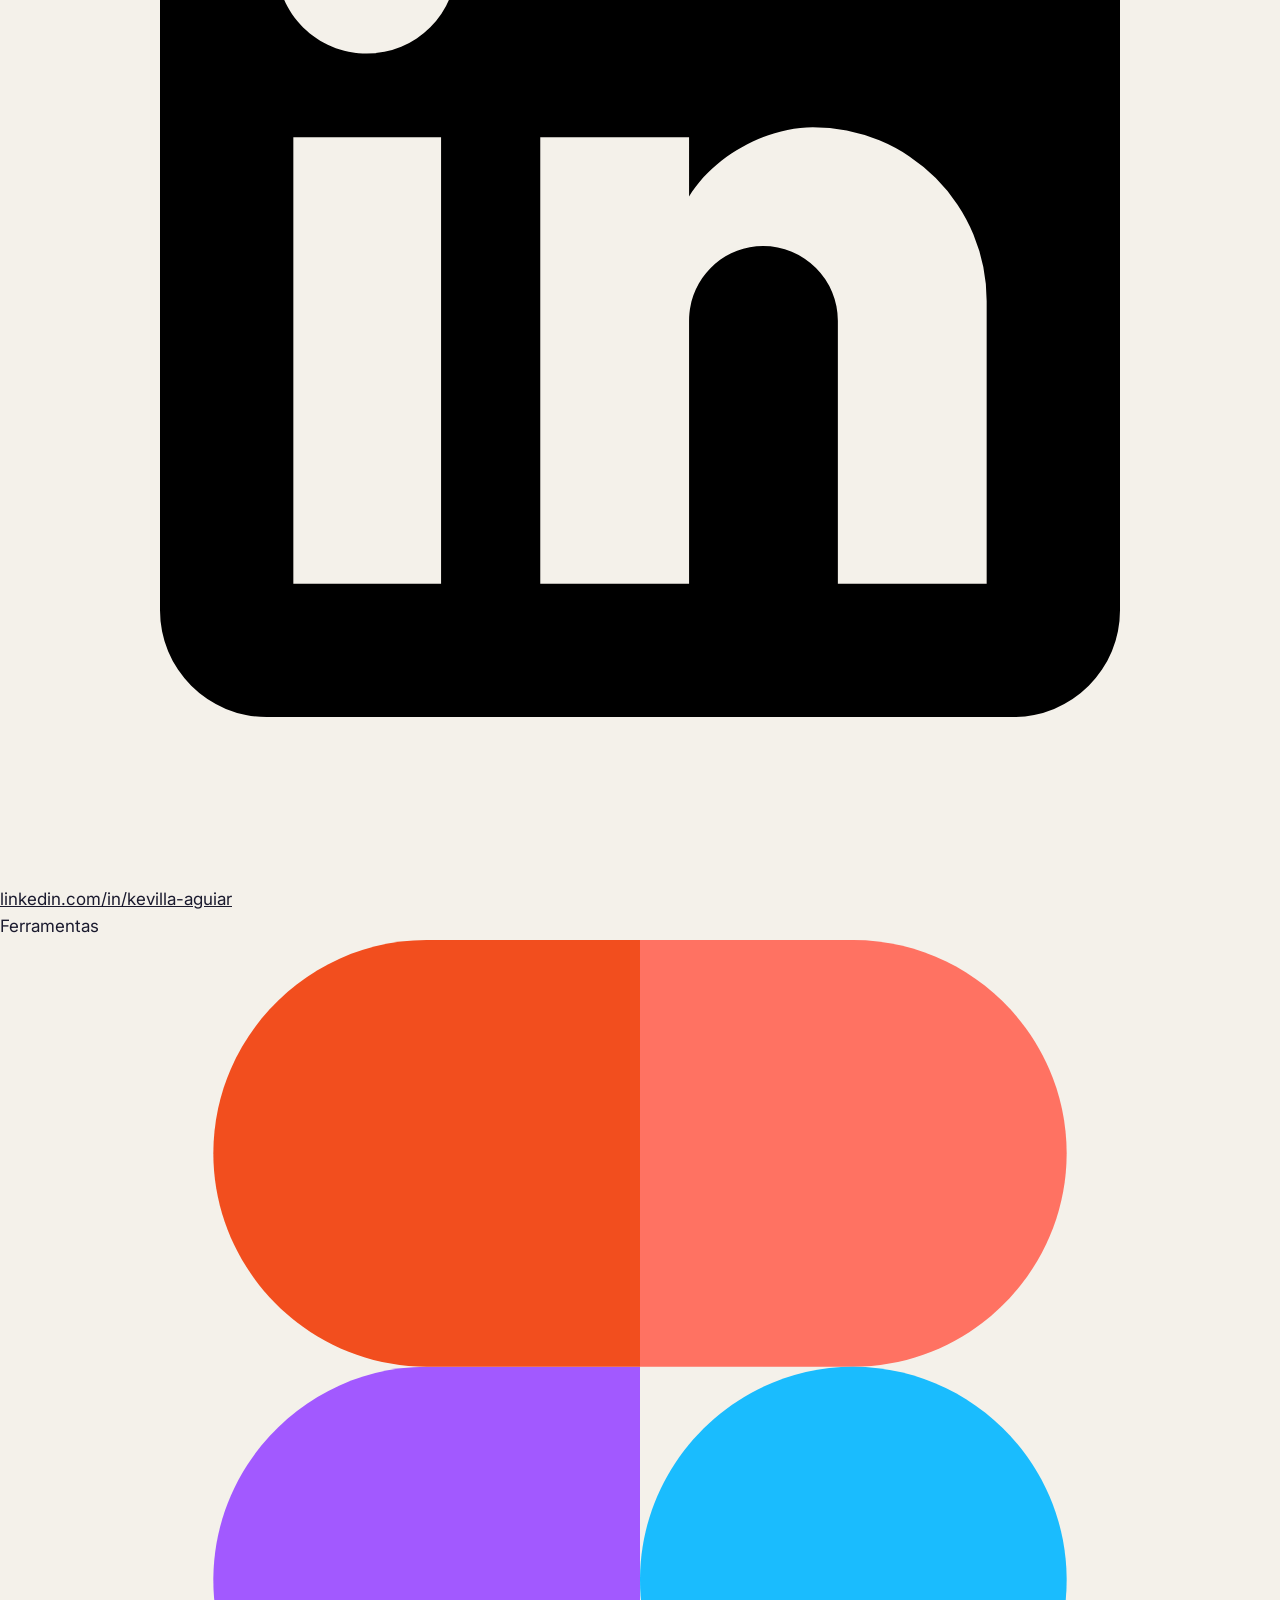
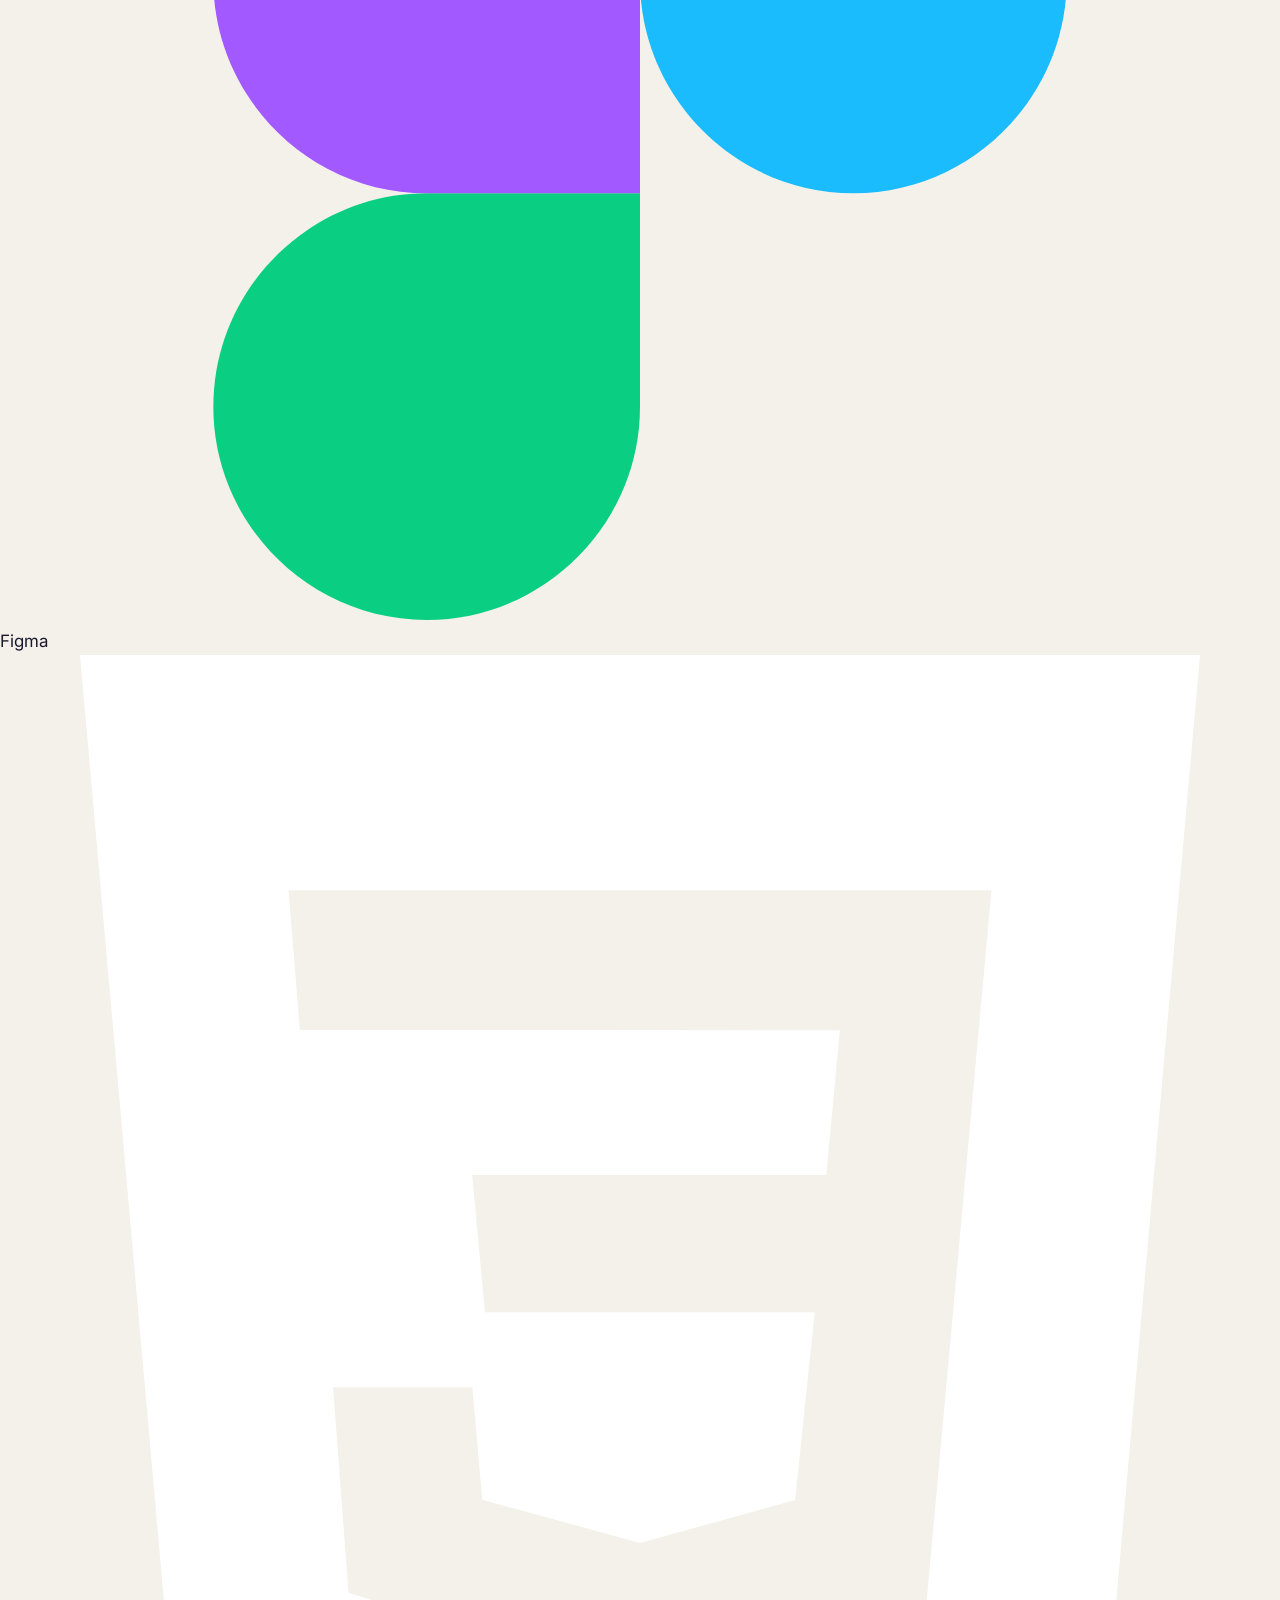
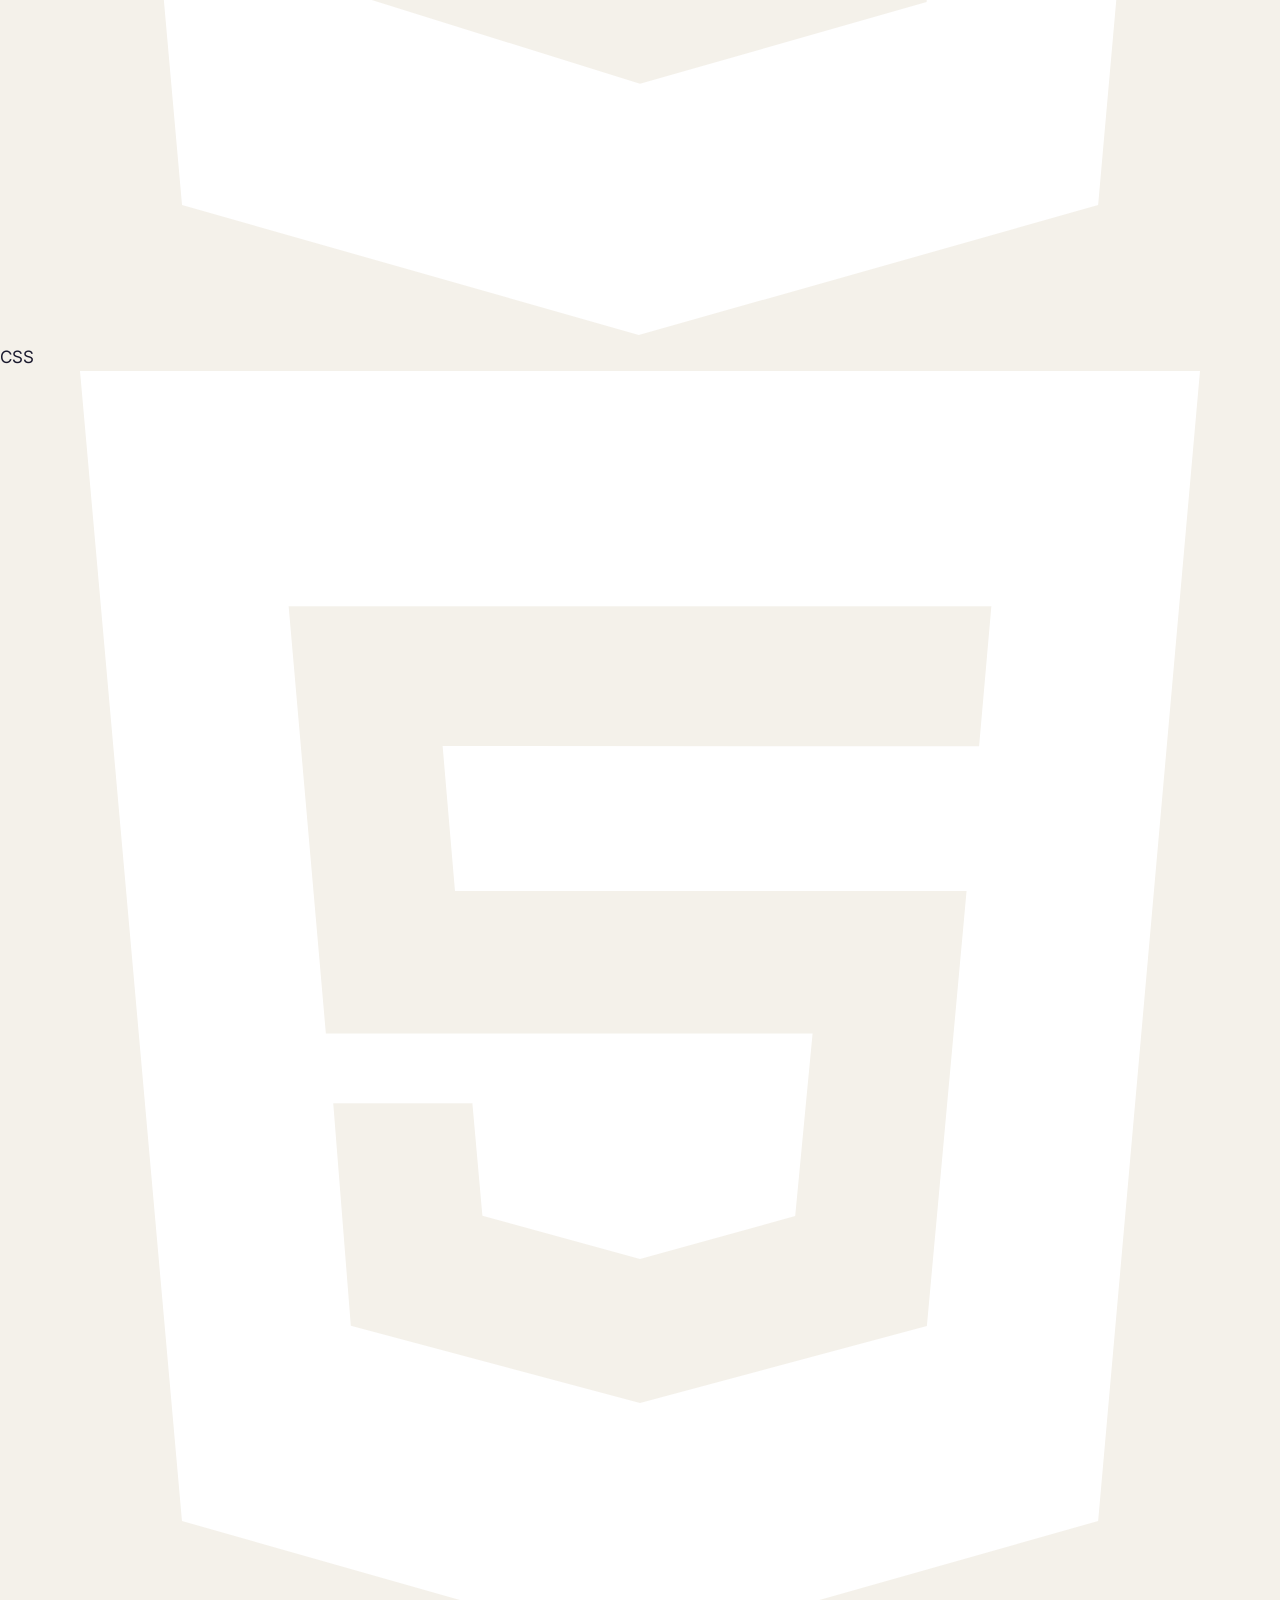
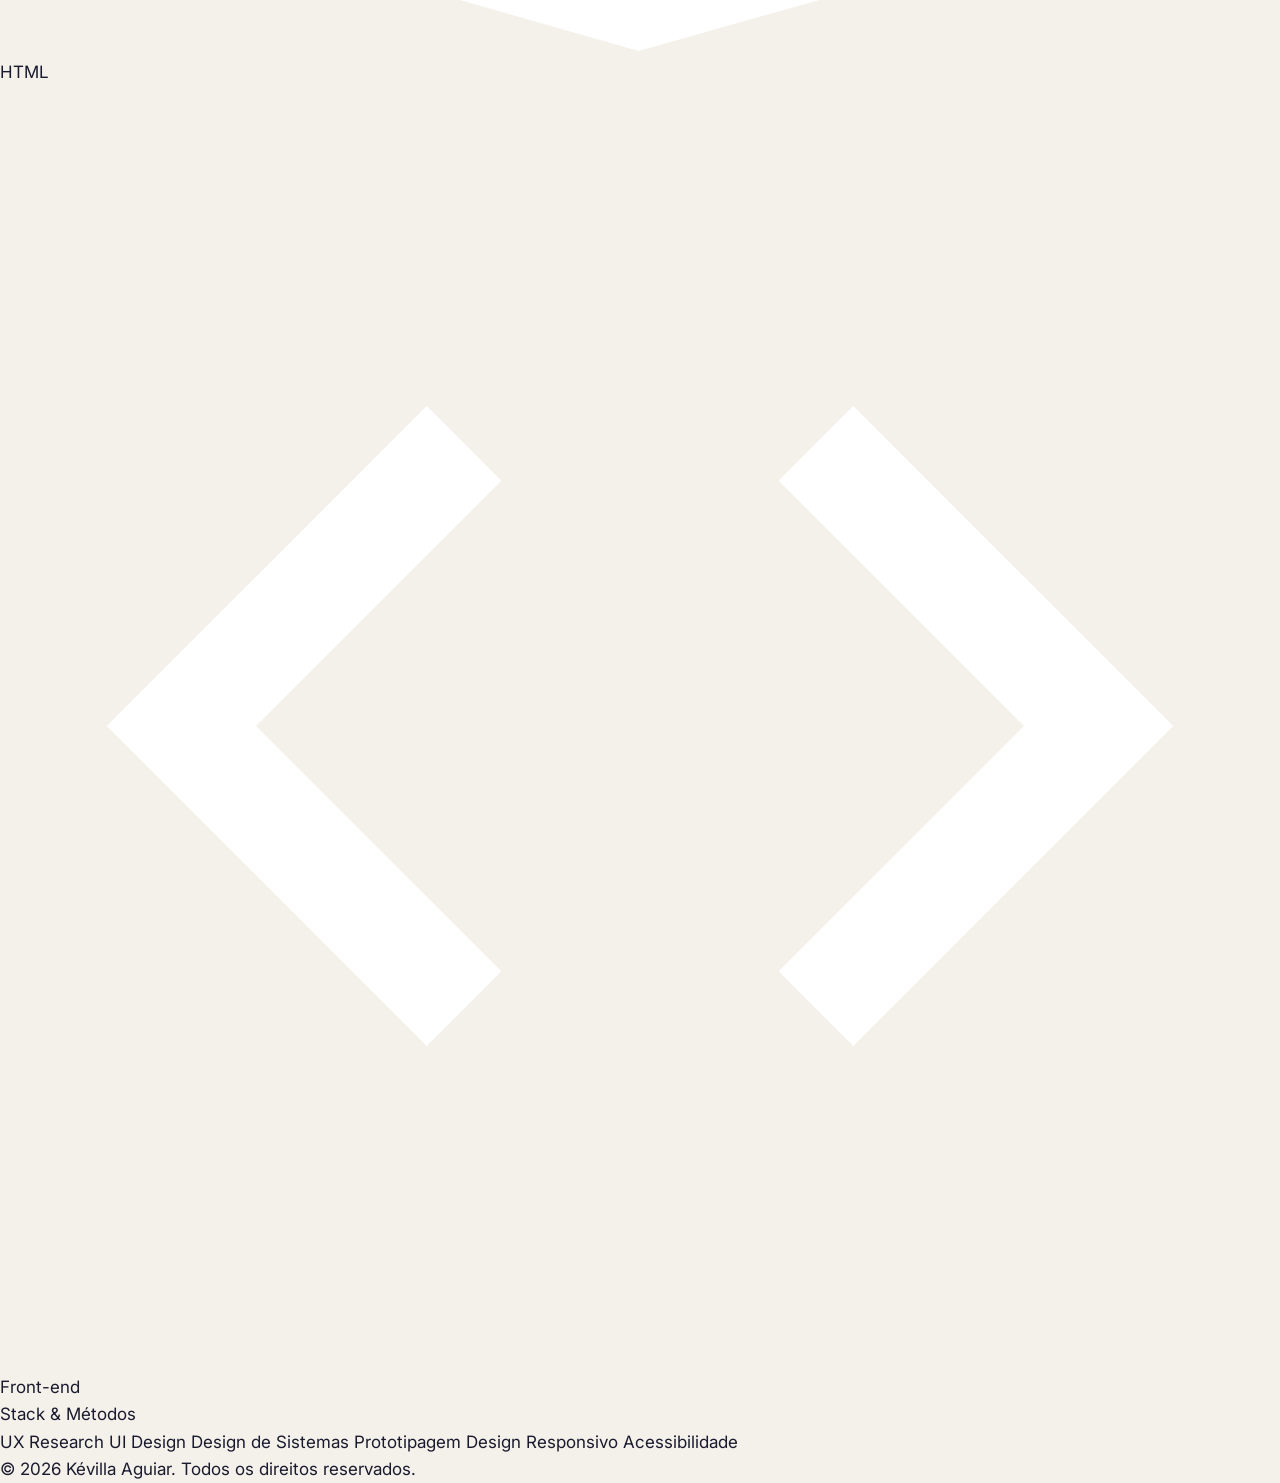
<file: portfolio-kevilla-full.html>
<!DOCTYPE html>
<html lang="pt-BR">
<head>
  <meta charset="UTF-8"/>
  <meta name="viewport" content="width=device-width, initial-scale=1.0"/>
  <title>Kévilla Aguiar — UI/UX Designer</title>
  <link href="https://fonts.googleapis.com/css2?family=Inter:ital,wght@0,300;0,400;0,500;0,600;0,700;1,400&family=DM+Mono:wght@400;500&display=swap" rel="stylesheet"/>
  <link rel="stylesheet" href="style.css">
</head>
<body>

  <!-- ── NAV ── -->
  <nav>
    <div class="nav-logo"></div>
    <ul class="nav-links">
      <li><a href="#projects">Projetos</a></li>
      <li><a href="#about">Sobre mim</a></li>
      <li><a href="mailto:kevillaguiar@gmail.com">Contato</a></li>
    </ul>
  </nav>

  <!-- ── HERO ── -->
  <section class="hero">
    <p class="hero-eyebrow">Portfólio</p>
    <h1>Oi, eu sou <em>Kévilla Aguiar</em></h1>
    <p class="hero-role">Sou UI/UX designer</p>
    <div class="hero-rule"></div>
  </section>

  <!-- ── PROJECTS ── -->
  <section class="projects-wrap" id="projects">

   <!-- ─ 1. REGULARIZAÇÃO FUNDIÁRIA ─ -->
    <article class="pcard pcard--teal reveal">
      <div class="ct">
        <p class="ct-eyebrow">Projeto</p>
        <h2 class="ct-title">Regularização<br>Fundiária</h2>

        <p class="ct-desc">
          Projeto desenvolvido para facilitar processos de regularização fundiária,
          centralizando informações e tornando o acompanhamento de solicitações mais simples e eficiente.
        </p>

        <p class="ct-desc">
          A solução foi criada com foco em acessibilidade, organização e redução de burocracias.
          O sistema prioriza uma interface intuitiva e funcional, oferecendo uma experiência clara e confiável
          para usuários e órgãos públicos.
        </p>

        <div class="ct-tags">
          <span class="ct-tag">UI Design</span>
          <span class="ct-tag">UX Research</span>
          <span class="ct-tag">Gov Tech</span>
          <span class="ct-tag">ETURB</span>
        </div>
      </div>

      <div class="cm">
        <!-- Splash Screen -->
        <div class="mockup-shell">
          <img
            src="./assests/rf_1.png"
            alt="Tela inicial do aplicativo Regularização Fundiária"
            class="project-mockup"
          />
        </div>

        <!-- Home Screen -->
        <div class="mockup-shell">
          <img
            src="./assests/rf_2.png"
            alt="Tela principal do aplicativo Regularização Fundiária"
            class="project-mockup"
          />
        </div>
      </div>
    </article>

   <!-- ─ 2. AVISAÍ ─ -->
<article class="pcard pcard--peach reveal">
  <div class="ct">
    <p class="ct-eyebrow">Projeto</p>
    <h2 class="ct-title">Avisaí</h2>

    <p class="ct-desc">
      O Avisaí é uma plataforma desenvolvida para facilitar a comunicação entre cidadãos e prefeituras,
      permitindo o registro de problemas urbanos, como buracos, iluminação pública com defeito e outras
      irregularidades de mobilidade urbana.
    </p>

    <p class="ct-desc">
      O projeto foi criado com foco em acessibilidade, praticidade e organização, oferecendo uma interface
      intuitiva para tornar o envio e acompanhamento de solicitações mais simples e eficientes para a
      população e para a gestão pública.
    </p>

    <div class="ct-tags">
      <span class="ct-tag">UI Design</span>
      <span class="ct-tag">Civic Tech</span>
      <span class="ct-tag">Mobilidade</span>
      <span class="ct-tag">Gov Tech</span>
    </div>
  </div>

  <div class="cm">
    <div class="mockup-shell">
      <img
        src="./assests/avisai_1.png"
        alt="Tela inicial do Avisaí"
        class="project-mockup"
      />
    </div>

    <div class="mockup-shell">
      <img
        src="./assests/avisai_2.png"
        alt="Tela de mapa do Avisaí"
        class="project-mockup"
      />
    </div>

    <div class="mockup-shell">
      <img
        src="./assests/avisai_3.png"
        alt="Tela de registro do Avisaí"
        class="project-mockup"
      />
    </div>
  </div>
</article>

    <!-- ─ 3. AGROVIGIA ─ -->
    <article class="pcard pcard--sage reveal">
      <div class="ct">
        <p class="ct-eyebrow">Projeto</p>
        <h2 class="ct-title">AgroVigia</h2>
        <p class="ct-desc">O AgroVigia é uma plataforma de monitoramento agrícola que utiliza imagens de satélite para identificar variações no vigor vegetativo da lavoura, auxiliando produtores na detecção precoce de problemas e na tomada de decisões.</p>
        <p class="ct-desc">O sistema oferece mapas interativos, análises temporais e relatórios automatizados, com foco em visualização de dados, usabilidade e otimização de inspeções de campo.</p>
        <div class="ct-tags">
          <span class="ct-tag">UI Design</span>
          <span class="ct-tag">Dashboard</span>
          <span class="ct-tag">Agro Tech</span>
          <span class="ct-tag">Data Viz</span>
        </div>
      </div>

      <div class="cm">
        <div class="mockup-shell">
          <img
            src="./assests/agrovigia.png"
            alt="Dashboard do AgroVigia"
            class="project-mockup project-mockup--desktop"
          />
        </div>
      </div>
    </article>

  </section>

  <!-- ── ABOUT ── -->
  <section class="about-section reveal" id="about">
    <p class="about-eyebrow">Sobre mim</p>
    <div class="about-inner">
      <div class="about-body">
        <p>Acredito que bom design torna coisas complicadas simples. Estudo Engenharia de Software e trabalho como UI/UX Designer porque quero criar interfaces que funcionem para pessoas de verdade, que resolvam problemas reais, não só que pareçam bonitas. Nos projetos que desenvolvo, sempre penso: "Quem vai usar isso? O que trava para essa pessoa?"</p>
        <p>Já aplico esse processo em projetos de gestão pública e agronegócio, sempre com foco em interfaces acessíveis, organizadas e fáceis de usar. Também trago experiência prática em front-end, então já penso o design considerando como ele vai ser construído.</p>
        <div class="about-contacts">
          <a class="about-contact-link" href="mailto:kevillaguiar@gmail.com">
            <svg viewBox="0 0 24 24"><path d="M20 4H4c-1.1 0-2 .9-2 2v12c0 1.1.9 2 2 2h16c1.1 0 2-.9 2-2V6c0-1.1-.9-2-2-2zm0 4l-8 5-8-5V6l8 5 8-5v2z"/></svg>
            kevillaguiar@gmail.com
          </a>
          <a class="about-contact-link" href="https://linkedin.com/in/kevilla-aguiar" target="_blank" rel="noopener">
            <svg viewBox="0 0 24 24"><path d="M19 3a2 2 0 0 1 2 2v14a2 2 0 0 1-2 2H5a2 2 0 0 1-2-2V5a2 2 0 0 1 2-2h14m-.5 15.5v-5.3a3.26 3.26 0 0 0-3.26-3.26c-.85 0-1.84.52-2.32 1.3v-1.11h-2.79v8.37h2.79v-4.93c0-.77.62-1.4 1.39-1.4a1.4 1.4 0 0 1 1.4 1.4v4.93h2.79M6.88 8.56a1.68 1.68 0 0 0 1.68-1.68c0-.93-.75-1.69-1.68-1.69a1.69 1.69 0 0 0-1.69 1.69c0 .93.76 1.68 1.69 1.68m1.39 9.94v-8.37H5.5v8.37h2.77z"/></svg>
            linkedin.com/in/kevilla-aguiar
          </a>
        </div>
      </div>

      <div class="skills-panel">
        <p class="skills-label">Ferramentas</p>
        <div class="tech-grid">
          <div class="tech-item-wrap">
            <div class="tech-item tech-figma">
              <svg viewBox="0 0 24 24" xmlns="http://www.w3.org/2000/svg">
                <path d="M8 24c2.2 0 4-1.8 4-4v-4H8c-2.2 0-4 1.8-4 4s1.8 4 4 4z" fill="#0acf83"/>
                <path d="M4 12c0-2.2 1.8-4 4-4h4v8H8c-2.2 0-4-1.8-4-4z" fill="#a259ff"/>
                <path d="M4 4c0-2.2 1.8-4 4-4h4v8H8C5.8 8 4 6.2 4 4z" fill="#f24e1e"/>
                <path d="M12 0h4c2.2 0 4 1.8 4 4s-1.8 4-4 4h-4V0z" fill="#ff7262"/>
                <path d="M20 12c0 2.2-1.8 4-4 4s-4-1.8-4-4 1.8-4 4-4 4 1.8 4 4z" fill="#1abcfe"/>
              </svg>
            </div>
            <span class="tech-item-label">Figma</span>
          </div>

          <div class="tech-item-wrap">
            <div class="tech-item tech-css">
              <svg viewBox="0 0 24 24" xmlns="http://www.w3.org/2000/svg">
                <path d="M1.5 0h21l-1.91 21.563L11.977 24l-8.564-2.438L1.5 0zm17.09 4.413L5.41 4.41l.213 2.622 10.125.002-.255 2.716h-6.64l.24 2.573h6.182l-.366 3.523-2.91.804-2.956-.81-.188-2.11h-2.61l.29 3.855L12 19.288l5.373-1.53L18.59 4.413z" fill="white"/>
              </svg>
            </div>
            <span class="tech-item-label">CSS</span>
          </div>

          <div class="tech-item-wrap">
            <div class="tech-item tech-html">
              <svg viewBox="0 0 24 24" xmlns="http://www.w3.org/2000/svg">
                <path d="M1.5 0h21l-1.91 21.563L11.977 24l-8.565-2.438L1.5 0zm7.031 9.75l-.232-2.718 10.059.003.23-2.622L5.412 4.41l.698 8.01h9.126l-.326 3.426-2.91.804-2.955-.81-.188-2.11H6.248l.33 4.171L12 19.351l5.379-1.443.744-8.157H8.531z" fill="white"/>
              </svg>
            </div>
            <span class="tech-item-label">HTML</span>
          </div>

          <div class="tech-item-wrap">
            <div class="tech-item tech-code">
              <svg viewBox="0 0 24 24" fill="none" xmlns="http://www.w3.org/2000/svg">
                <path d="M9.4 16.6L4.8 12l4.6-4.6L8 6l-6 6 6 6 1.4-1.4zm5.2 0l4.6-4.6-4.6-4.6L16 6l6 6-6 6-1.4-1.4z" fill="white"/>
              </svg>
            </div>
            <span class="tech-item-label">Front-end</span>
          </div>
        </div>

        <p class="skills-label skills-label--second">Stack &amp; Métodos</p>
        <div class="skill-pills">
          <span class="skill-pill">UX Research</span>
          <span class="skill-pill">UI Design</span>
          <span class="skill-pill">Design de Sistemas</span>
          <span class="skill-pill">Prototipagem</span>
          <span class="skill-pill">Design Responsivo</span>
          <span class="skill-pill">Acessibilidade</span>
        </div>
      </div>
    </div>
  </section>

  <!-- ── FOOTER ── -->
  <footer>
    <p class="footer-copy">© 2026 Kévilla Aguiar. Todos os direitos reservados.</p>
  </footer>

  <script>
    // Scroll reveal
    const reveals = document.querySelectorAll('.reveal');
    const io = new IntersectionObserver((entries) => {
      entries.forEach((e, i) => {
        if (e.isIntersecting) {
          e.target.style.animationDelay = (i * 0.08) + 's';
          e.target.classList.add('visible');
          io.unobserve(e.target);
        }
      });
    }, { threshold: 0.12 });
    reveals.forEach(el => io.observe(el));
  </script>

</body>
</html>
</file>
<file: style.css>
/* ─────────────────────────────────────────
   Kévilla Aguiar — identidade visual
   Papel, tinta e um violeta. Fraunces nos títulos, Inter no texto.
   ───────────────────────────────────────── */

:root {
  --paper:      #F4F1EA;
  --paper-deep: #E9E3D6;   /* fundo das imagens dos projetos */
  --ink:        #1A1A2E;
  --ink-soft:   #4F4C60;   /* texto secundário */
  --line:       #D6CFC1;
  --violet:     #5B3DF5;
  --violet-ink: #4428D6;   /* hover e foco */
  --violet-pale:#B9ADFF;   /* violeta sobre fundo escuro */

  --serif: 'Fraunces', Georgia, 'Times New Roman', serif;
  --sans:  'Inter', system-ui, -apple-system, 'Segoe UI', sans-serif;

  --gutter: clamp(16px, 5vw, 64px);
  --max: 1240px;
  --space-section: clamp(88px, 13vw, 168px);
}

*, *::before, *::after { box-sizing: border-box; margin: 0; padding: 0; }

html { scroll-behavior: smooth; -webkit-text-size-adjust: 100%; }

body {
  background: var(--paper);
  color: var(--ink);
  font-family: var(--sans);
  font-size: 17px;
  line-height: 1.6;
  -webkit-font-smoothing: antialiased;
  overflow-x: hidden;
}

img { display: block; max-width: 100%; height: auto; }

a { color: inherit; }

:focus-visible {
  outline: 2px solid var(--violet);
  outline-offset: 4px;
  border-radius: 4px;
}

.skip {
  position: absolute; left: var(--gutter); top: -60px;
  background: var(--ink); color: var(--paper);
  padding: 10px 16px; border-radius: 8px; z-index: 10;
  text-decoration: none; font-size: 15px;
}
.skip:focus { top: 12px; }

/* Container comum */
.site-header, .hero, .index, .case, .process, .about, .contact > * {
  width: min(100% - 2 * var(--gutter), var(--max));
  margin-inline: auto;
}

/* ─── Cabeçalho ─────────────────────────── */
.site-header {
  display: flex;
  justify-content: space-between;
  align-items: center;
  padding-block: 24px;
}

.mark {
  display: inline-flex; align-items: center; gap: 12px;
  text-decoration: none;
}
.mark-seal {
  width: 38px; height: 38px; border-radius: 50%;
  background: var(--violet); color: var(--paper);
  display: grid; place-items: center;
  font-family: var(--serif); font-style: italic; font-weight: 400;
  font-size: 19px; line-height: 1; padding-bottom: 3px;
  font-variation-settings: 'opsz' 24, 'SOFT' 100;
}
.mark-name { font-weight: 500; font-size: 15px; }

.site-header ul { display: flex; gap: clamp(18px, 3vw, 36px); list-style: none; }
.site-header nav a {
  text-decoration: none; font-size: 15px; color: var(--ink-soft);
  padding-block: 6px;
  background: linear-gradient(var(--violet), var(--violet)) 0 100% / 0 1.5px no-repeat;
  transition: background-size .25s ease, color .2s;
}
.site-header nav a:hover { color: var(--ink); background-size: 100% 1.5px; }

/* ─── Hero ──────────────────────────────── */
.hero {
  position: relative;
  padding-top: clamp(48px, 7vw, 96px);
  padding-bottom: clamp(64px, 10vw, 128px);
}

.hero-name {
  font-size: 17px; font-weight: 500;
  color: var(--ink-soft);
  margin-bottom: clamp(20px, 3vw, 32px);
}

.hero-statement {
  font-family: var(--serif);
  font-weight: 340;
  font-size: clamp(42px, 7.2vw, 104px);
  line-height: 1.02;
  letter-spacing: -0.025em;
  font-variation-settings: 'opsz' 144, 'SOFT' 60;
  max-width: 13ch;
  text-wrap: balance;
}

.hero-foot {
  margin-top: clamp(32px, 4vw, 44px);
}
.hero-meta { max-width: 46ch; color: var(--ink-soft); }

.button {
  display: inline-block;
  margin-top: 24px;
  background: var(--ink); color: var(--paper);
  text-decoration: none; font-weight: 500; font-size: 16px;
  padding: 14px 26px; border-radius: 100px;
  transition: background .2s;
}
.button:hover { background: var(--violet); }

/* O selo: o único gesto grande da página */
.hero-seal {
  position: absolute;
  right: 0;
  top: clamp(64px, 8vw, 106px);
  width: clamp(150px, 22vw, 300px);
  aspect-ratio: 1;
  border-radius: 50%;
  background: var(--violet);
  display: grid; place-items: center;
  animation: seal-in 1.1s cubic-bezier(.2, .8, .2, 1) both .15s;
}
.hero-seal span {
  font-family: var(--serif); font-style: italic; font-weight: 360;
  font-size: clamp(64px, 9.5vw, 132px);
  line-height: 1; color: var(--paper);
  padding-bottom: .12em;
  font-variation-settings: 'opsz' 144, 'SOFT' 100;
}

@keyframes seal-in {
  from { transform: scale(.6) rotate(-24deg); opacity: 0; }
  to   { transform: none; opacity: 1; }
}

/* ─── Títulos de seção ──────────────────── */
.section-title {
  font-size: 15px; font-weight: 600;
  color: var(--ink-soft);
  padding-bottom: 16px;
}

/* ─── Índice de projetos ────────────────── */
.index { padding-bottom: var(--space-section); }

.index-list { list-style: none; border-top: 1px solid var(--ink); }
.index-list li { border-bottom: 1px solid var(--line); }
.index-list a {
  display: grid;
  grid-template-columns: 5.5rem 1fr auto;
  align-items: baseline;
  gap: 16px;
  padding-block: clamp(14px, 2vw, 22px);
  text-decoration: none;
  transition: color .2s, padding .3s ease;
}
.i-year { font-size: 15px; color: var(--ink-soft); font-variant-numeric: tabular-nums; }
.i-name {
  font-family: var(--serif); font-weight: 380;
  font-size: clamp(26px, 3.4vw, 44px); line-height: 1.1;
  letter-spacing: -0.015em;
  font-variation-settings: 'opsz' 72, 'SOFT' 50;
}
.i-sector { font-size: 15px; color: var(--ink-soft); text-align: right; }
.index-list a:hover { color: var(--violet); padding-left: 12px; }
.index-list a:hover .i-sector, .index-list a:hover .i-year { color: var(--violet); }

/* Selo de status (projeto em andamento) */
.status {
  display: inline-block;
  vertical-align: middle;
  font-family: var(--sans);
  font-size: 13px; font-weight: 500; letter-spacing: 0;
  line-height: 1;
  color: var(--violet);
  border: 1.5px solid currentColor;
  border-radius: 100px;
  padding: 6px 11px 6px 22px;
  margin-left: 10px;
  position: relative;
  transform: translateY(-4px);
}
.status::before {
  content: '';
  position: absolute; left: 10px; top: 50%;
  width: 6px; height: 6px; margin-top: -3px;
  border-radius: 50%; background: currentColor;
}
.status--case { margin: 0 0 20px; transform: none; }

/* ─── Estudos de caso ───────────────────── */
.case {
  display: grid;
  grid-template-columns: repeat(12, 1fr);
  column-gap: clamp(16px, 2.5vw, 32px);
  padding-bottom: var(--space-section);
  scroll-margin-top: 24px;
}

.case-head { grid-column: 1 / 9; }
.case-facts { grid-column: 10 / 13; grid-row: 1 / 3; align-self: start; padding-top: 18px; }
.case-body { grid-column: 1 / 8; }
.case-media { grid-column: 1 / 13; }

.case-title {
  font-family: var(--serif);
  font-weight: 340;
  font-size: clamp(46px, 7.6vw, 112px);
  line-height: .98;
  letter-spacing: -0.03em;
  font-variation-settings: 'opsz' 144, 'SOFT' 40;
  text-wrap: balance;
}

.case-lede {
  font-family: var(--serif);
  font-size: clamp(21px, 2.1vw, 27px);
  line-height: 1.38;
  font-weight: 360;
  font-variation-settings: 'opsz' 24, 'SOFT' 30;
  margin-top: clamp(20px, 2.5vw, 32px);
  max-width: 34ch;
}

.case-facts { display: grid; gap: 18px; }
.case-facts dt { font-size: 14px; color: var(--ink-soft); }
.case-facts dd { font-size: 16px; font-weight: 500; line-height: 1.45; }

.case-body { margin-top: clamp(24px, 3vw, 36px); }
.case-body p { max-width: 62ch; }
.case-body p + p { margin-top: 14px; }

.case-note {
  color: var(--ink-soft);
  font-size: 15px;
  padding-left: 14px;
  border-left: 2px solid var(--violet);
}

.link {
  display: inline-block; margin-top: 20px;
  color: var(--violet); font-weight: 500;
  text-decoration: underline; text-decoration-thickness: 1.5px; text-underline-offset: 5px;
}
.link:hover { color: var(--violet-ink); text-decoration-thickness: 2.5px; }
.link--soon { color: var(--ink-soft); text-decoration: none; cursor: default; }

/* Molduras das imagens */
.case-media {
  margin-top: clamp(40px, 5vw, 64px);
  background: var(--paper-deep);
  border-radius: clamp(16px, 2vw, 28px);
  padding: clamp(20px, 5vw, 72px);
  display: flex; justify-content: center; align-items: flex-end;
  gap: clamp(12px, 3vw, 40px);
}

.case-media--pair img { width: min(42%, 380px); }
.case-media--trio img { width: min(30%, 250px); }

.case-media--wide { flex-direction: column; align-items: stretch; gap: 0; }
.case-media--wide img {
  border-radius: 0 0 10px 10px;
  box-shadow: 0 30px 60px -30px rgba(26, 26, 46, .35);
}
.browser {
  display: flex; gap: 7px; align-items: center;
  background: #FBFAF7;
  border-radius: 10px 10px 0 0;
  padding: 12px 14px;
  border-bottom: 1px solid var(--line);
}
.browser i { width: 10px; height: 10px; border-radius: 50%; background: var(--line); }

/* ─── Como eu trabalho ──────────────────── */
.process { padding-bottom: var(--space-section); border-top: 1px solid var(--ink); padding-top: 16px; }
.process .section-title { padding-bottom: 0; }

.process-lead {
  font-family: var(--serif);
  font-weight: 340;
  font-size: clamp(30px, 3.8vw, 54px);
  line-height: 1.08;
  letter-spacing: -0.02em;
  font-variation-settings: 'opsz' 144, 'SOFT' 60;
  max-width: 20ch;
  margin-block: clamp(28px, 4vw, 48px) clamp(48px, 6vw, 80px);
  text-wrap: balance;
}

.process-steps {
  list-style: none;
  display: grid;
  grid-template-columns: repeat(5, 1fr);
  --step-gap: clamp(20px, 2.5vw, 36px);
  gap: var(--step-gap);
}
.process-steps li { position: relative; }

/* a linha que liga cada etapa à próxima */
.process-steps li:not(:last-child)::after {
  content: '';
  position: absolute;
  top: 28px; left: 64px; right: calc(-1 * var(--step-gap) + 8px);
  height: 1.5px;
  background: var(--line);
}

.step-icon {
  width: 56px; height: 56px;
  border-radius: 50%;
  background: var(--paper);
  border: 1.5px solid var(--violet);
  color: var(--violet);
  display: grid; place-items: center;
  margin-bottom: 24px;
}
.process-steps li:first-child .step-icon { background: var(--violet); color: var(--paper); }
.step-icon svg {
  width: 26px; height: 26px;
  fill: none; stroke: currentColor;
  stroke-width: 1.6; stroke-linecap: round; stroke-linejoin: round;
}

.process-steps h3 {
  font-family: var(--serif); font-weight: 450; font-size: 22px; line-height: 1.2;
  font-variation-settings: 'opsz' 24, 'SOFT' 50;
  margin-bottom: 8px;
}
.process-steps p { color: var(--ink-soft); font-size: 16px; }

.process-loop {
  margin-top: clamp(40px, 5vw, 56px);
  padding-left: 14px;
  border-left: 2px solid var(--violet);
  color: var(--ink-soft);
  max-width: 60ch;
}

/* ─── Sobre ─────────────────────────────── */
.about { padding-bottom: var(--space-section); border-top: 1px solid var(--ink); padding-top: 16px; }
.about .section-title { padding-bottom: 0; }

.about-lead {
  font-family: var(--serif);
  font-weight: 340;
  font-size: clamp(32px, 4.6vw, 64px);
  line-height: 1.08;
  letter-spacing: -0.02em;
  font-variation-settings: 'opsz' 144, 'SOFT' 60;
  max-width: 20ch;
  margin-block: clamp(28px, 4vw, 48px) clamp(40px, 5vw, 64px);
  text-wrap: balance;
}

.about-cols {
  display: grid;
  grid-template-columns: 1.3fr 1fr;
  gap: clamp(32px, 6vw, 96px);
}
.about-text p { max-width: 58ch; }
.about-text p + p { margin-top: 16px; }

.skills { display: grid; gap: 28px; align-content: start; }
.skills h3 {
  font-family: var(--serif); font-weight: 450; font-size: 22px;
  font-variation-settings: 'opsz' 24, 'SOFT' 50;
  margin-bottom: 6px;
}
.skills p { color: var(--ink-soft); font-size: 16px; }

/* ─── Contato ───────────────────────────── */
.contact {
  background: var(--ink);
  color: var(--paper);
  padding-block: clamp(80px, 11vw, 144px) 32px;
}
.contact-lead { color: #C9C6D6; font-size: 18px; }

.contact-mail {
  display: block;
  font-family: var(--serif); font-weight: 340;
  font-size: clamp(30px, 6.4vw, 92px);
  line-height: 1.05; letter-spacing: -0.025em;
  font-variation-settings: 'opsz' 144, 'SOFT' 80;
  margin-top: 16px;
  text-decoration: none;
  overflow-wrap: anywhere;
  transition: color .2s;
}
.contact-mail:hover { color: var(--violet-pale); }

.contact-links {
  list-style: none; display: flex; gap: 28px;
  margin-top: clamp(32px, 4vw, 48px);
}
.contact-links a {
  color: var(--violet-pale); font-weight: 500;
  text-decoration: underline; text-underline-offset: 5px; text-decoration-thickness: 1.5px;
}
.contact-links a:hover { color: var(--paper); }

.contact .copy {
  margin-top: clamp(72px, 10vw, 128px);
  padding-top: 20px;
  border-top: 1px solid #34344A;
  font-size: 14px; color: #9592A8;
}
.contact :focus-visible { outline-color: var(--violet-pale); }

/* ─── Responsivo ────────────────────────── */
@media (max-width: 1180px) and (min-width: 901px) {
  .process-steps { grid-template-columns: repeat(3, 1fr); row-gap: 48px; }
  .process-steps li:nth-child(3)::after { display: none; }
}

@media (max-width: 900px) {
  .process-steps { grid-template-columns: 1fr; gap: 0; }
  .process-steps li {
    display: grid; grid-template-columns: 56px 1fr; column-gap: 20px;
    padding-bottom: 32px;
  }
  .process-steps li:last-child { padding-bottom: 0; }
  .process-steps li:not(:last-child)::after { top: 64px; bottom: 8px; left: 27px; right: auto; width: 1.5px; height: auto; }
  .step-icon { grid-row: 1 / 3; margin-bottom: 0; }
  .process-steps h3 { padding-top: 14px; }
  .case-head, .case-body, .case-media { grid-column: 1 / -1; }
  .case-facts {
    grid-column: 1 / -1; grid-row: auto;
    grid-template-columns: repeat(3, 1fr);
    padding-top: 0; margin-top: 28px;
    padding-block: 18px; border-block: 1px solid var(--line);
  }
  .about-cols { grid-template-columns: 1fr; }
  .hero-seal { opacity: .95; }
}

@media (max-width: 640px) {
  body { font-size: 16px; }
  .mark-name { display: none; }
  .hero-seal {
    position: static;
    width: 112px;
    margin-top: 40px;
  }
  .hero-seal span { font-size: 50px; }
  .hero { display: flex; flex-direction: column; }
  .hero-seal { order: -1; margin: 0 0 32px; }

  .index-list a { grid-template-columns: 3.4rem 1fr; }
  .i-sector { display: none; }

  .case-facts { grid-template-columns: 1fr 1fr; }
  .case-facts > div:last-child { grid-column: 1 / -1; }

  .case-media--pair, .case-media--trio { flex-wrap: wrap; }
  .case-media--pair img { width: calc(50% - 6px); }
  .case-media--trio img { width: calc(33.3% - 8px); }
  .case-media--wide { padding: 12px; }
}

@media (prefers-reduced-motion: reduce) {
  html { scroll-behavior: auto; }
  *, *::before, *::after { animation: none !important; transition: none !important; }
}
</file>
